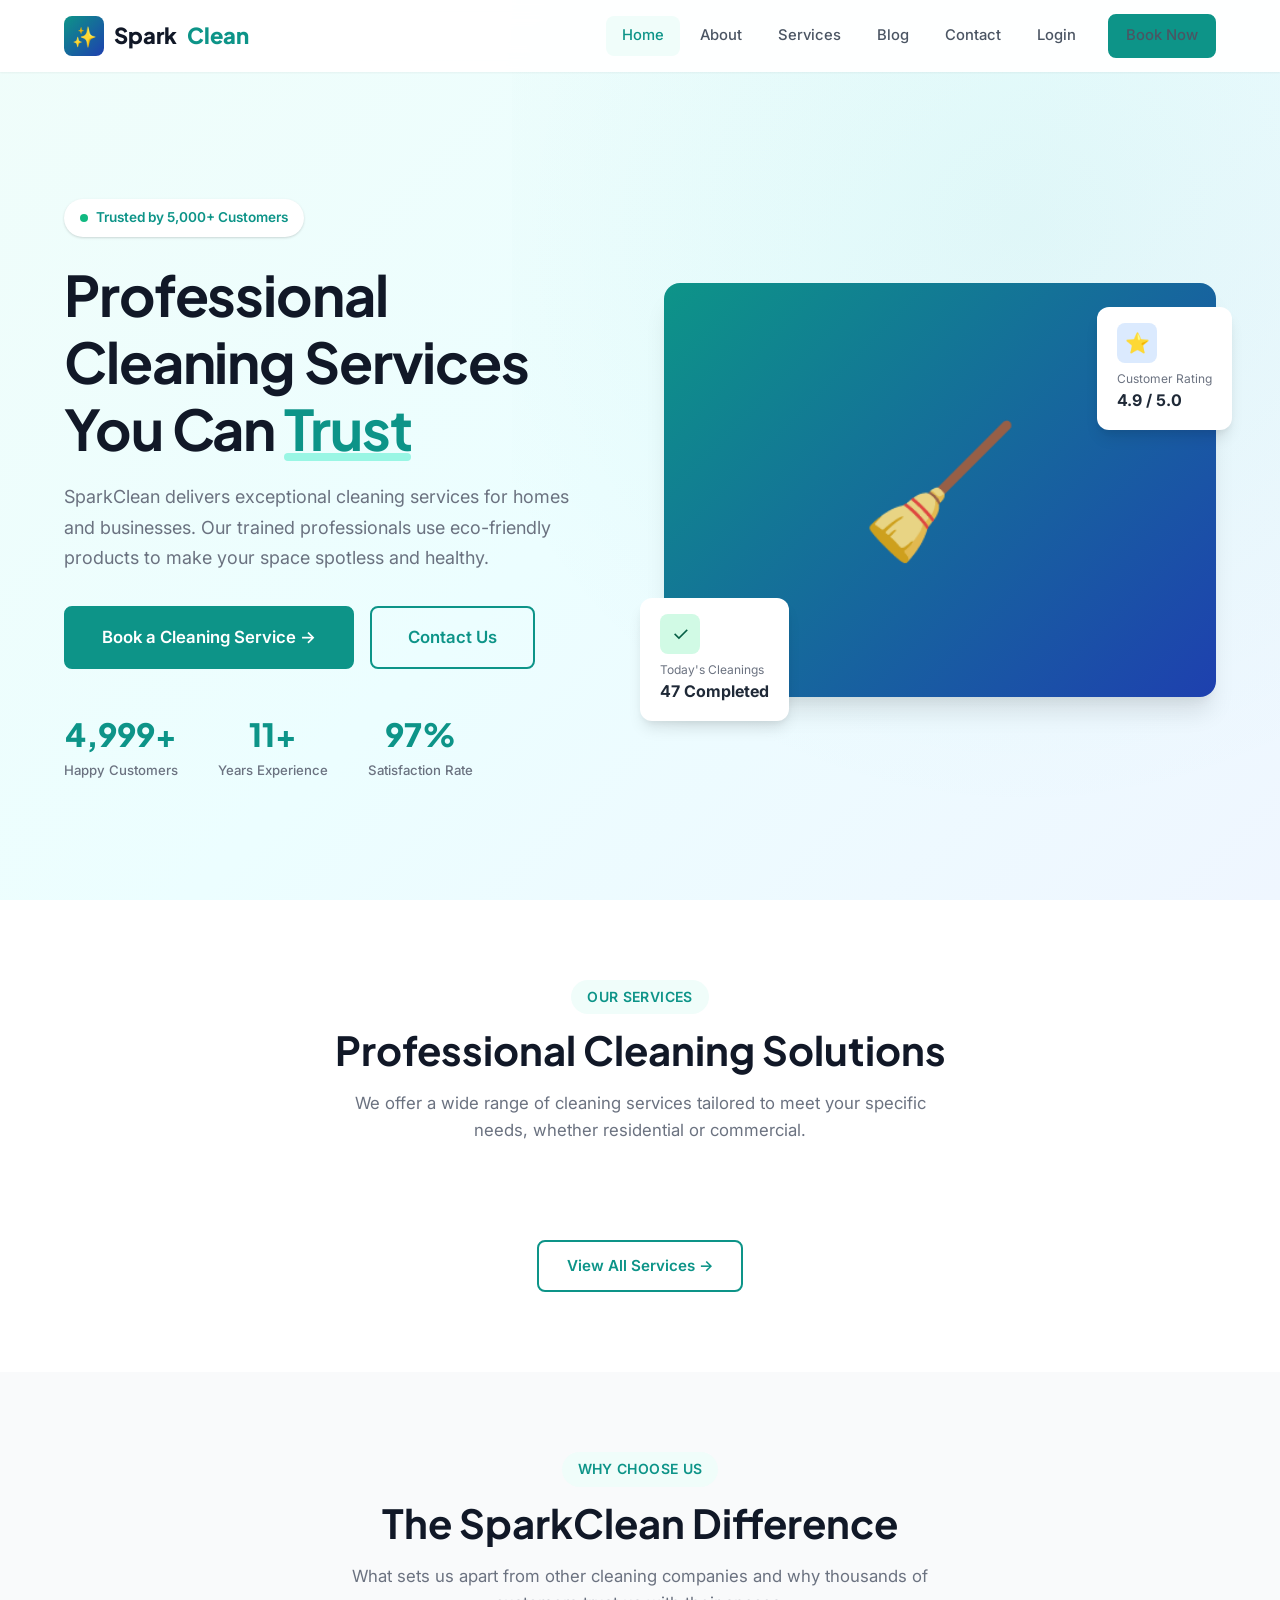
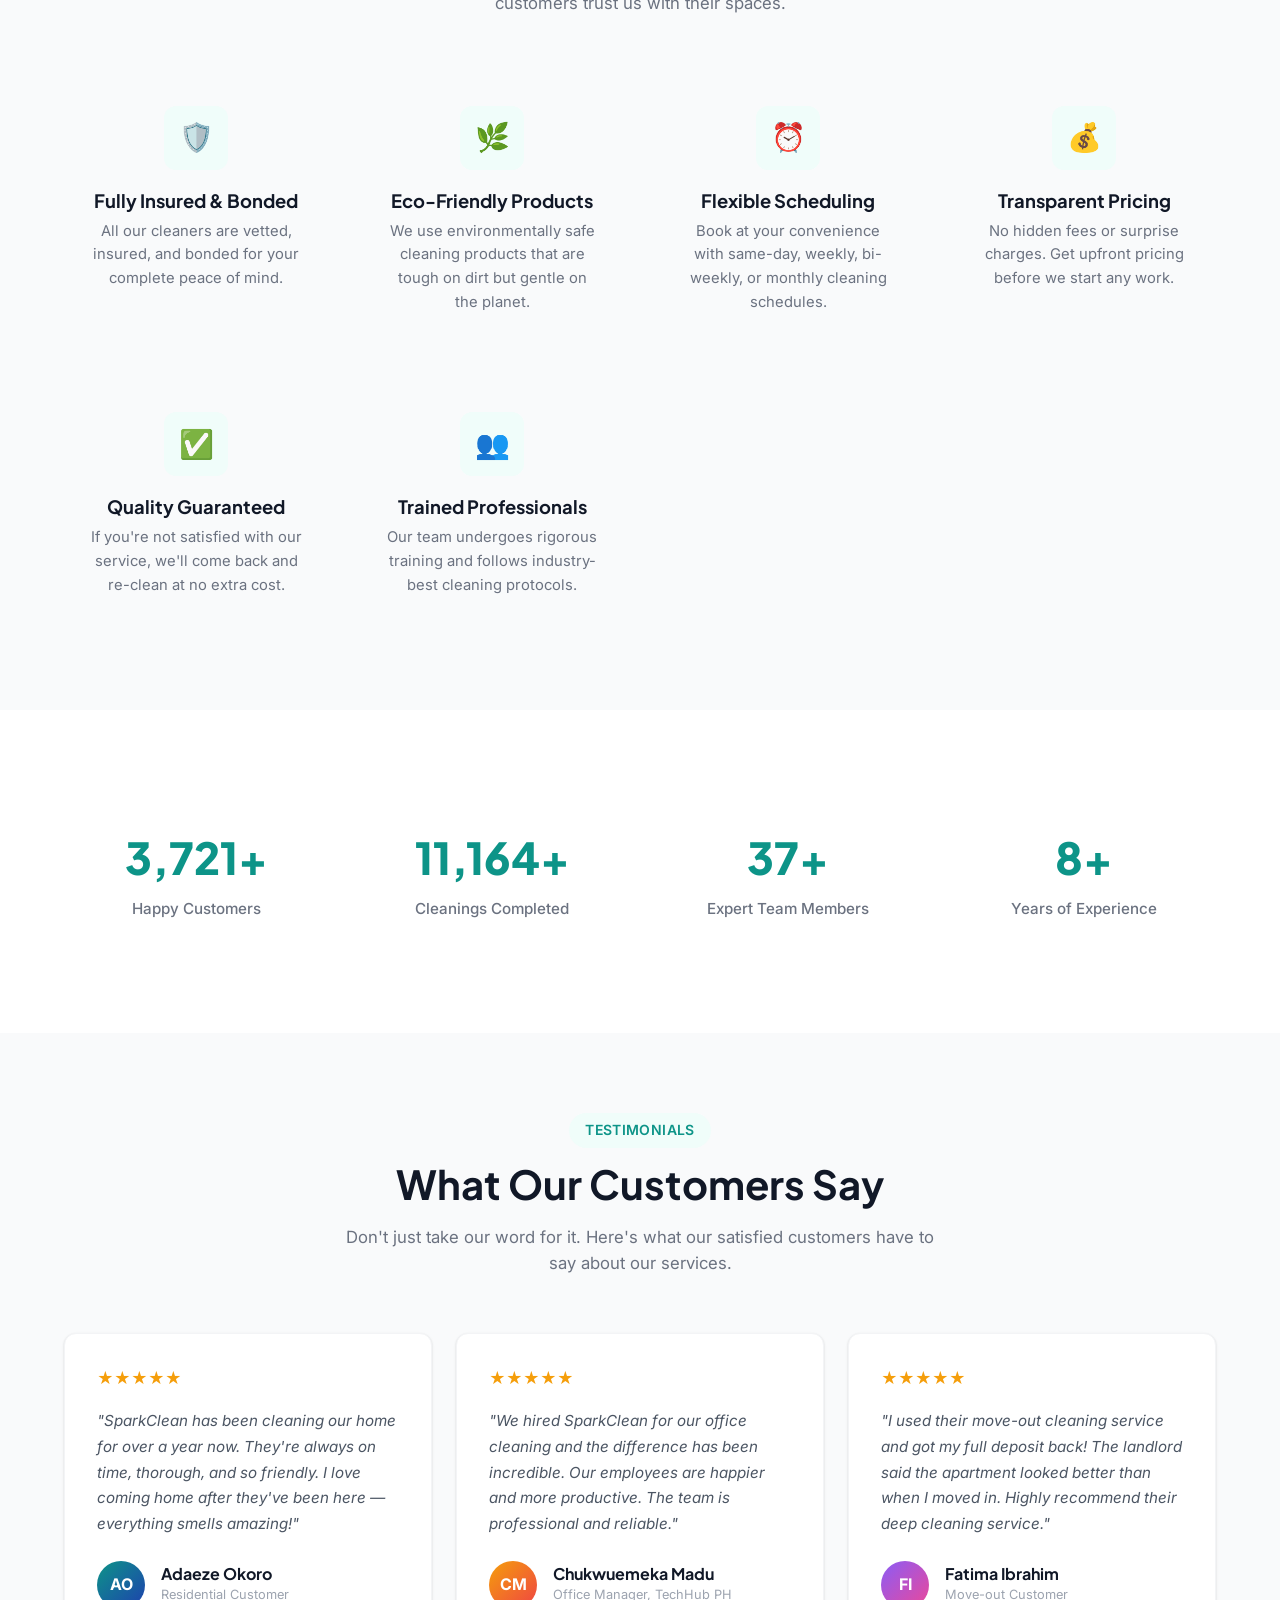
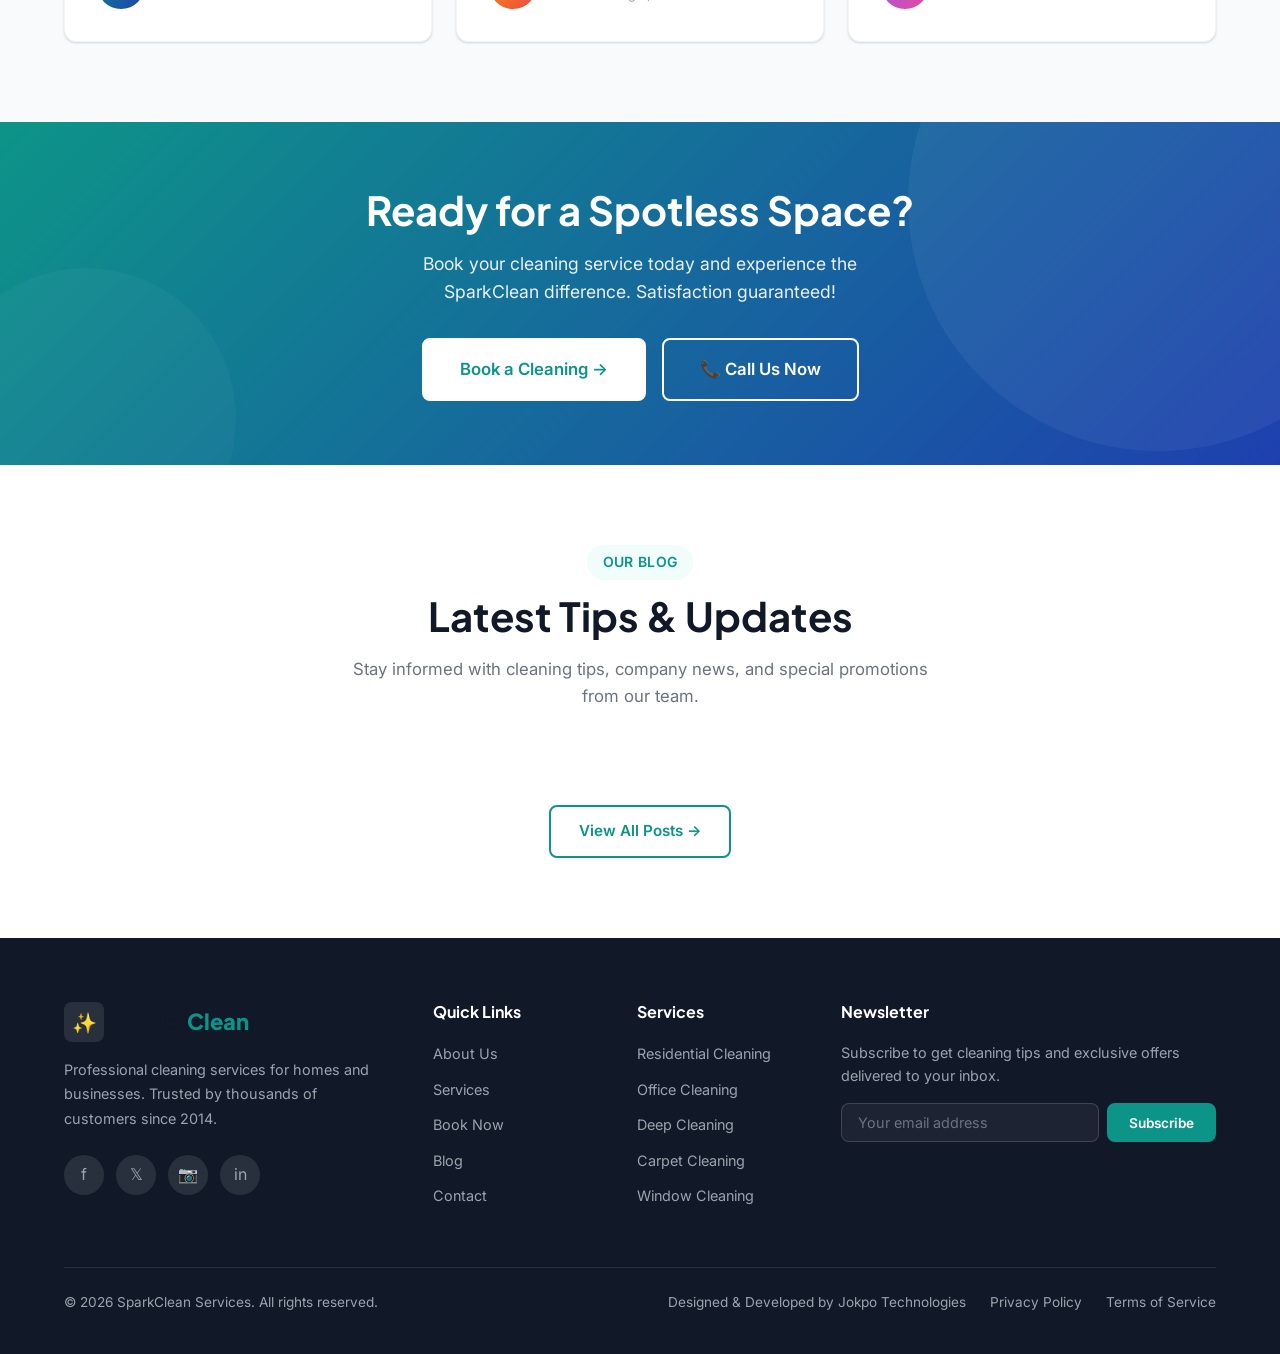
<file: sparkclean/index.html>
<!DOCTYPE html>
<html lang="en">

<head>
    <meta charset="UTF-8">
    <meta name="viewport" content="width=device-width, initial-scale=1.0">
    <meta name="description" content="SparkClean Services — Professional residential and commercial cleaning services you can trust. Book online today for a spotless home or office.">
    <meta name="keywords" content="cleaning services, professional cleaning, home cleaning, office cleaning, deep cleaning, Port Harcourt">
    <title>SparkClean Services — Professional Cleaning You Can Trust</title>
    <link rel="preconnect" href="https://fonts.googleapis.com">
    <link href="https://fonts.googleapis.com/css2?family=Inter:wght@400;500;600;700&family=Plus+Jakarta+Sans:wght@600;700;800&display=swap" rel="stylesheet">
    <link rel="stylesheet" href="css/style.css">
    <link rel="icon" href="data:image/svg+xml,<svg xmlns='http://www.w3.org/2000/svg' viewBox='0 0 100 100'><text y='.9em' font-size='90'>✨</text></svg>">
</head>

<body>

    <!-- Header -->
    <header class="header">
        <nav class="navbar">
            <a href="index.html" class="logo">
                <div class="logo-icon">✨</div>
                Spark<span>Clean</span>
            </a>
            <div class="nav-links">
                <a href="index.html" class="active">Home</a>
                <a href="about.html">About</a>
                <a href="services.html">Services</a>
                <a href="blog.html">Blog</a>
                <a href="contact.html">Contact</a>
                <a href="login.html">Login</a>
                <div class="nav-cta">
                    <a href="booking.html" class="btn btn-primary">Book Now</a>
                </div>
            </div>
            <button class="mobile-toggle" aria-label="Toggle menu">
        <span></span><span></span><span></span>
      </button>
        </nav>
    </header>

    <!-- Hero Section -->
    <section class="hero">
        <div class="container">
            <div class="hero-grid">
                <div class="hero-content">
                    <div class="hero-badge">
                        <span class="dot"></span> Trusted by 5,000+ Customers
                    </div>
                    <h1>Professional Cleaning Services You Can <span class="highlight">Trust</span></h1>
                    <p class="hero-description">
                        SparkClean delivers exceptional cleaning services for homes and businesses. Our trained professionals use eco-friendly products to make your space spotless and healthy.
                    </p>
                    <div class="hero-buttons">
                        <a href="booking.html" class="btn btn-primary btn-lg">
              Book a Cleaning Service →
            </a>
                        <a href="contact.html" class="btn btn-outline-primary btn-lg">
              Contact Us
            </a>
                    </div>
                    <div class="hero-stats">
                        <div class="hero-stat">
                            <div class="hero-stat-number" data-count="5000" data-suffix="+">0</div>
                            <div class="hero-stat-label">Happy Customers</div>
                        </div>
                        <div class="hero-stat">
                            <div class="hero-stat-number" data-count="12" data-suffix="+">0</div>
                            <div class="hero-stat-label">Years Experience</div>
                        </div>
                        <div class="hero-stat">
                            <div class="hero-stat-number" data-count="98" data-suffix="%">0</div>
                            <div class="hero-stat-label">Satisfaction Rate</div>
                        </div>
                    </div>
                </div>
                <div class="hero-image">
                    <div class="hero-image-main">
                        <div class="hero-illustration">🧹</div>
                    </div>
                    <div class="hero-float-card card-1">
                        <div class="float-icon" style="background:#d1fae5;color:#065f46;">✓</div>
                        <div class="float-label">Today's Cleanings</div>
                        <div class="float-value">47 Completed</div>
                    </div>
                    <div class="hero-float-card card-2">
                        <div class="float-icon" style="background:#dbeafe;color:#1e40af;">⭐</div>
                        <div class="float-label">Customer Rating</div>
                        <div class="float-value">4.9 / 5.0</div>
                    </div>
                </div>
            </div>
        </div>
    </section>

    <!-- Featured Services -->
    <section class="section" id="services-preview">
        <div class="container">
            <div class="section-header animate-on-scroll">
                <span class="subtitle">Our Services</span>
                <h2>Professional Cleaning Solutions</h2>
                <p>We offer a wide range of cleaning services tailored to meet your specific needs, whether residential or commercial.</p>
            </div>
            <div class="services-grid" id="home-services-grid">
                <!-- Populated by JS -->
            </div>
            <div class="text-center animate-on-scroll" style="margin-top:2.5rem;">
                <a href="services.html" class="btn btn-outline-primary">View All Services →</a>
            </div>
        </div>
    </section>

    <!-- Why Choose Us -->
    <section class="section section-alt">
        <div class="container">
            <div class="section-header animate-on-scroll">
                <span class="subtitle">Why Choose Us</span>
                <h2>The SparkClean Difference</h2>
                <p>What sets us apart from other cleaning companies and why thousands of customers trust us with their spaces.</p>
            </div>
            <div class="why-grid">
                <div class="why-card animate-on-scroll">
                    <div class="why-icon">🛡️</div>
                    <h3>Fully Insured & Bonded</h3>
                    <p>All our cleaners are vetted, insured, and bonded for your complete peace of mind.</p>
                </div>
                <div class="why-card animate-on-scroll delay-1">
                    <div class="why-icon">🌿</div>
                    <h3>Eco-Friendly Products</h3>
                    <p>We use environmentally safe cleaning products that are tough on dirt but gentle on the planet.</p>
                </div>
                <div class="why-card animate-on-scroll delay-2">
                    <div class="why-icon">⏰</div>
                    <h3>Flexible Scheduling</h3>
                    <p>Book at your convenience with same-day, weekly, bi-weekly, or monthly cleaning schedules.</p>
                </div>
                <div class="why-card animate-on-scroll delay-3">
                    <div class="why-icon">💰</div>
                    <h3>Transparent Pricing</h3>
                    <p>No hidden fees or surprise charges. Get upfront pricing before we start any work.</p>
                </div>
                <div class="why-card animate-on-scroll delay-4">
                    <div class="why-icon">✅</div>
                    <h3>Quality Guaranteed</h3>
                    <p>If you're not satisfied with our service, we'll come back and re-clean at no extra cost.</p>
                </div>
                <div class="why-card animate-on-scroll">
                    <div class="why-icon">👥</div>
                    <h3>Trained Professionals</h3>
                    <p>Our team undergoes rigorous training and follows industry-best cleaning protocols.</p>
                </div>
            </div>
        </div>
    </section>

    <!-- Statistics -->
    <section class="section">
        <div class="container">
            <div class="stats-grid">
                <div class="stat-card animate-on-scroll">
                    <div class="stat-number" data-count="5000" data-suffix="+">0</div>
                    <div class="stat-label">Happy Customers</div>
                </div>
                <div class="stat-card animate-on-scroll delay-1">
                    <div class="stat-number" data-count="15000" data-suffix="+">0</div>
                    <div class="stat-label">Cleanings Completed</div>
                </div>
                <div class="stat-card animate-on-scroll delay-2">
                    <div class="stat-number" data-count="50" data-suffix="+">0</div>
                    <div class="stat-label">Expert Team Members</div>
                </div>
                <div class="stat-card animate-on-scroll delay-3">
                    <div class="stat-number" data-count="12" data-suffix="+">0</div>
                    <div class="stat-label">Years of Experience</div>
                </div>
            </div>
        </div>
    </section>

    <!-- Testimonials -->
    <section class="section section-alt">
        <div class="container">
            <div class="section-header animate-on-scroll">
                <span class="subtitle">Testimonials</span>
                <h2>What Our Customers Say</h2>
                <p>Don't just take our word for it. Here's what our satisfied customers have to say about our services.</p>
            </div>
            <div class="testimonials-slider">
                <div class="testimonial-card animate-on-scroll">
                    <div class="testimonial-stars">★★★★★</div>
                    <p class="testimonial-text">"SparkClean has been cleaning our home for over a year now. They're always on time, thorough, and so friendly. I love coming home after they've been here — everything smells amazing!"</p>
                    <div class="testimonial-author">
                        <div class="testimonial-avatar" style="background:linear-gradient(135deg,#0d9488,#1e40af);">AO</div>
                        <div class="testimonial-info">
                            <h4>Adaeze Okoro</h4>
                            <p>Residential Customer</p>
                        </div>
                    </div>
                </div>
                <div class="testimonial-card animate-on-scroll delay-1">
                    <div class="testimonial-stars">★★★★★</div>
                    <p class="testimonial-text">"We hired SparkClean for our office cleaning and the difference has been incredible. Our employees are happier and more productive. The team is professional and reliable."</p>
                    <div class="testimonial-author">
                        <div class="testimonial-avatar" style="background:linear-gradient(135deg,#f59e0b,#ef4444);">CM</div>
                        <div class="testimonial-info">
                            <h4>Chukwuemeka Madu</h4>
                            <p>Office Manager, TechHub PH</p>
                        </div>
                    </div>
                </div>
                <div class="testimonial-card animate-on-scroll delay-2">
                    <div class="testimonial-stars">★★★★★</div>
                    <p class="testimonial-text">"I used their move-out cleaning service and got my full deposit back! The landlord said the apartment looked better than when I moved in. Highly recommend their deep cleaning service."</p>
                    <div class="testimonial-author">
                        <div class="testimonial-avatar" style="background:linear-gradient(135deg,#8b5cf6,#ec4899);">FI</div>
                        <div class="testimonial-info">
                            <h4>Fatima Ibrahim</h4>
                            <p>Move-out Customer</p>
                        </div>
                    </div>
                </div>
            </div>
        </div>
    </section>

    <!-- CTA Section -->
    <section class="cta-section">
        <div class="container">
            <div class="cta-content animate-on-scroll">
                <h2>Ready for a Spotless Space?</h2>
                <p>Book your cleaning service today and experience the SparkClean difference. Satisfaction guaranteed!</p>
                <div class="cta-buttons">
                    <a href="booking.html" class="btn btn-white btn-lg">Book a Cleaning →</a>
                    <a href="tel:+2348012345678" class="btn btn-outline btn-lg">📞 Call Us Now</a>
                </div>
            </div>
        </div>
    </section>

    <!-- Latest Blog Posts -->
    <section class="section">
        <div class="container">
            <div class="section-header animate-on-scroll">
                <span class="subtitle">Our Blog</span>
                <h2>Latest Tips & Updates</h2>
                <p>Stay informed with cleaning tips, company news, and special promotions from our team.</p>
            </div>
            <div class="blog-grid" id="home-blog-grid">
                <!-- Populated by JS -->
            </div>
            <div class="text-center animate-on-scroll" style="margin-top:2.5rem;">
                <a href="blog.html" class="btn btn-outline-primary">View All Posts →</a>
            </div>
        </div>
    </section>

    <!-- Footer -->
    <footer class="footer">
        <div class="container">
            <div class="footer-grid">
                <div class="footer-brand">
                    <a href="index.html" class="logo">
                        <div class="logo-icon">✨</div>
                        Spark<span>Clean</span>
                    </a>
                    <p>Professional cleaning services for homes and businesses. Trusted by thousands of customers since 2014.</p>
                    <div class="footer-social">
                        <a href="#" aria-label="Facebook">f</a>
                        <a href="#" aria-label="Twitter">𝕏</a>
                        <a href="#" aria-label="Instagram">📷</a>
                        <a href="#" aria-label="LinkedIn">in</a>
                    </div>
                </div>
                <div>
                    <h4>Quick Links</h4>
                    <ul class="footer-links">
                        <li><a href="about.html">About Us</a></li>
                        <li><a href="services.html">Services</a></li>
                        <li><a href="booking.html">Book Now</a></li>
                        <li><a href="blog.html">Blog</a></li>
                        <li><a href="contact.html">Contact</a></li>
                    </ul>
                </div>
                <div>
                    <h4>Services</h4>
                    <ul class="footer-links">
                        <li><a href="services.html">Residential Cleaning</a></li>
                        <li><a href="services.html">Office Cleaning</a></li>
                        <li><a href="services.html">Deep Cleaning</a></li>
                        <li><a href="services.html">Carpet Cleaning</a></li>
                        <li><a href="services.html">Window Cleaning</a></li>
                    </ul>
                </div>
                <div class="footer-newsletter">
                    <h4>Newsletter</h4>
                    <p>Subscribe to get cleaning tips and exclusive offers delivered to your inbox.</p>
                    <form class="newsletter-form" onsubmit="event.preventDefault(); showToast('Subscribed!', 'You have been added to our mailing list.', 'success'); this.reset();">
                        <input type="email" placeholder="Your email address" required>
                        <button type="submit" class="btn btn-primary btn-sm">Subscribe</button>
                    </form>
                </div>
            </div>
            <div class="footer-bottom">
                <p>&copy; 2026 SparkClean Services. All rights reserved.</p>
                <div class="footer-bottom-links">
                    <p class="footer__credit jokpo-signature">
                        <span class="jokpo-signature__text">Designed &amp; Developed by</span>
                        <a class="jokpo-signature__link" href="#home">Jokpo Technologies</a>
                    </p>
                    <a href="#">Privacy Policy</a>
                    <a href="#">Terms of Service</a>
                </div>
            </div>
        </div>
    </footer>

    <!-- Back to Top -->
    <button class="back-to-top" aria-label="Back to top">↑</button>

    <script src="js/main.js"></script>
    <script>
        // Load services on homepage
        document.addEventListener('DOMContentLoaded', () => {
            const services = JSON.parse(getServices());
            const grid = document.getElementById('home-services-grid');
            if (grid) {
                grid.innerHTML = services.slice(0, 3).map((s, i) => `
          <div class="service-card animate-on-scroll delay-${i + 1}">
            <div class="service-card-image">
              <div class="service-img-placeholder">${s.icon}</div>
            </div>
            <div class="service-card-body">
              <h3>${s.name}</h3>
              <p>${s.description}</p>
              <div class="service-price">
                <div class="price">$${s.price} <span>/ ${s.priceUnit}</span></div>
                <a href="booking.html" class="service-card-link">Book Now →</a>
              </div>
            </div>
          </div>
        `).join('');
            }

            // Load blog posts
            const posts = JSON.parse(getBlogPosts());
            const blogGrid = document.getElementById('home-blog-grid');
            if (blogGrid) {
                const icons = ['📝', '💼', '🎉'];
                blogGrid.innerHTML = posts.slice(0, 3).map((p, i) => `
          <div class="blog-card animate-on-scroll delay-${i + 1}">
            <div class="blog-card-image">
              <div class="blog-img-placeholder">${icons[i] || '📝'}</div>
            </div>
            <div class="blog-card-body">
              <div class="blog-card-meta">
                <span class="blog-tag">${p.category}</span>
                <span>📅 ${formatDate(p.date)}</span>
              </div>
              <h3><a href="blog.html">${p.title}</a></h3>
              <p>${p.excerpt}</p>
              <a href="blog.html" class="blog-read-more">Read More →</a>
            </div>
          </div>
        `).join('');
            }

            // Re-init scroll animations for dynamically added elements
            initScrollAnimations();
        });
    </script>
</body>

</html>
</file>
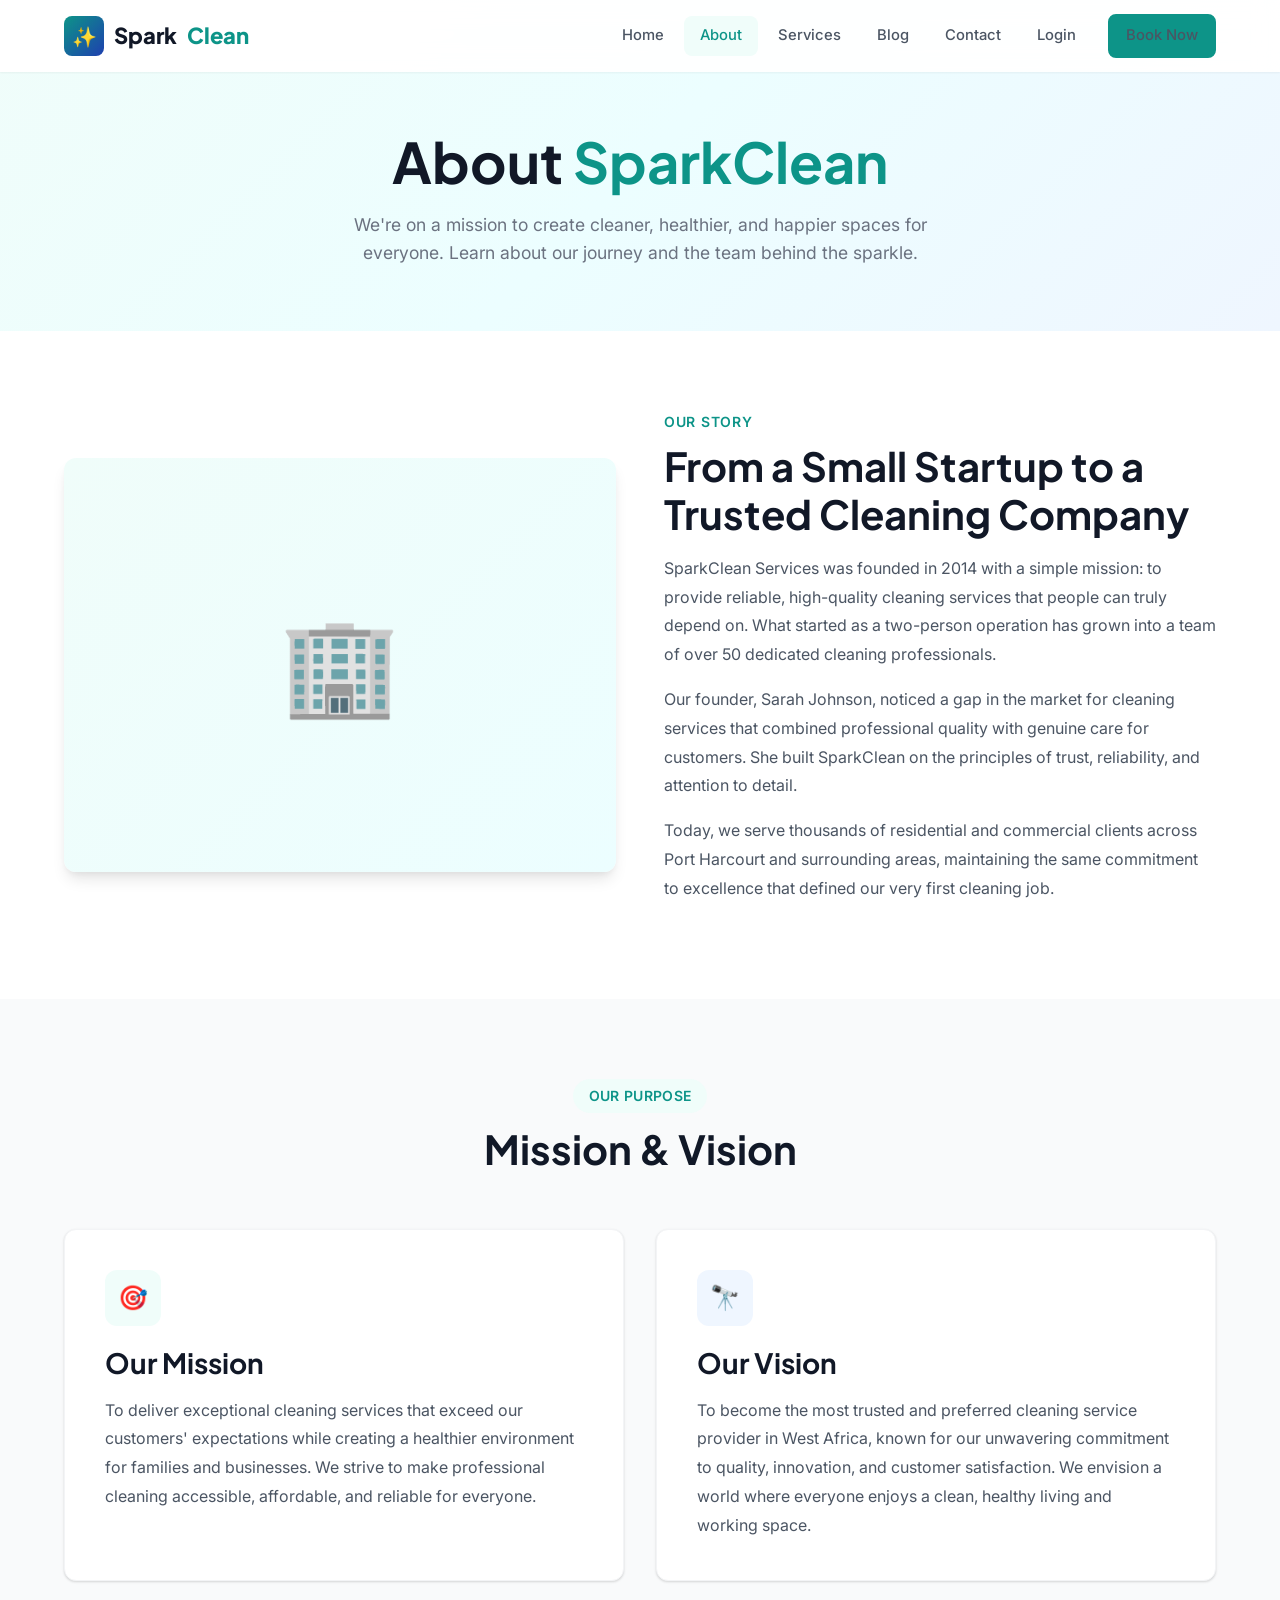
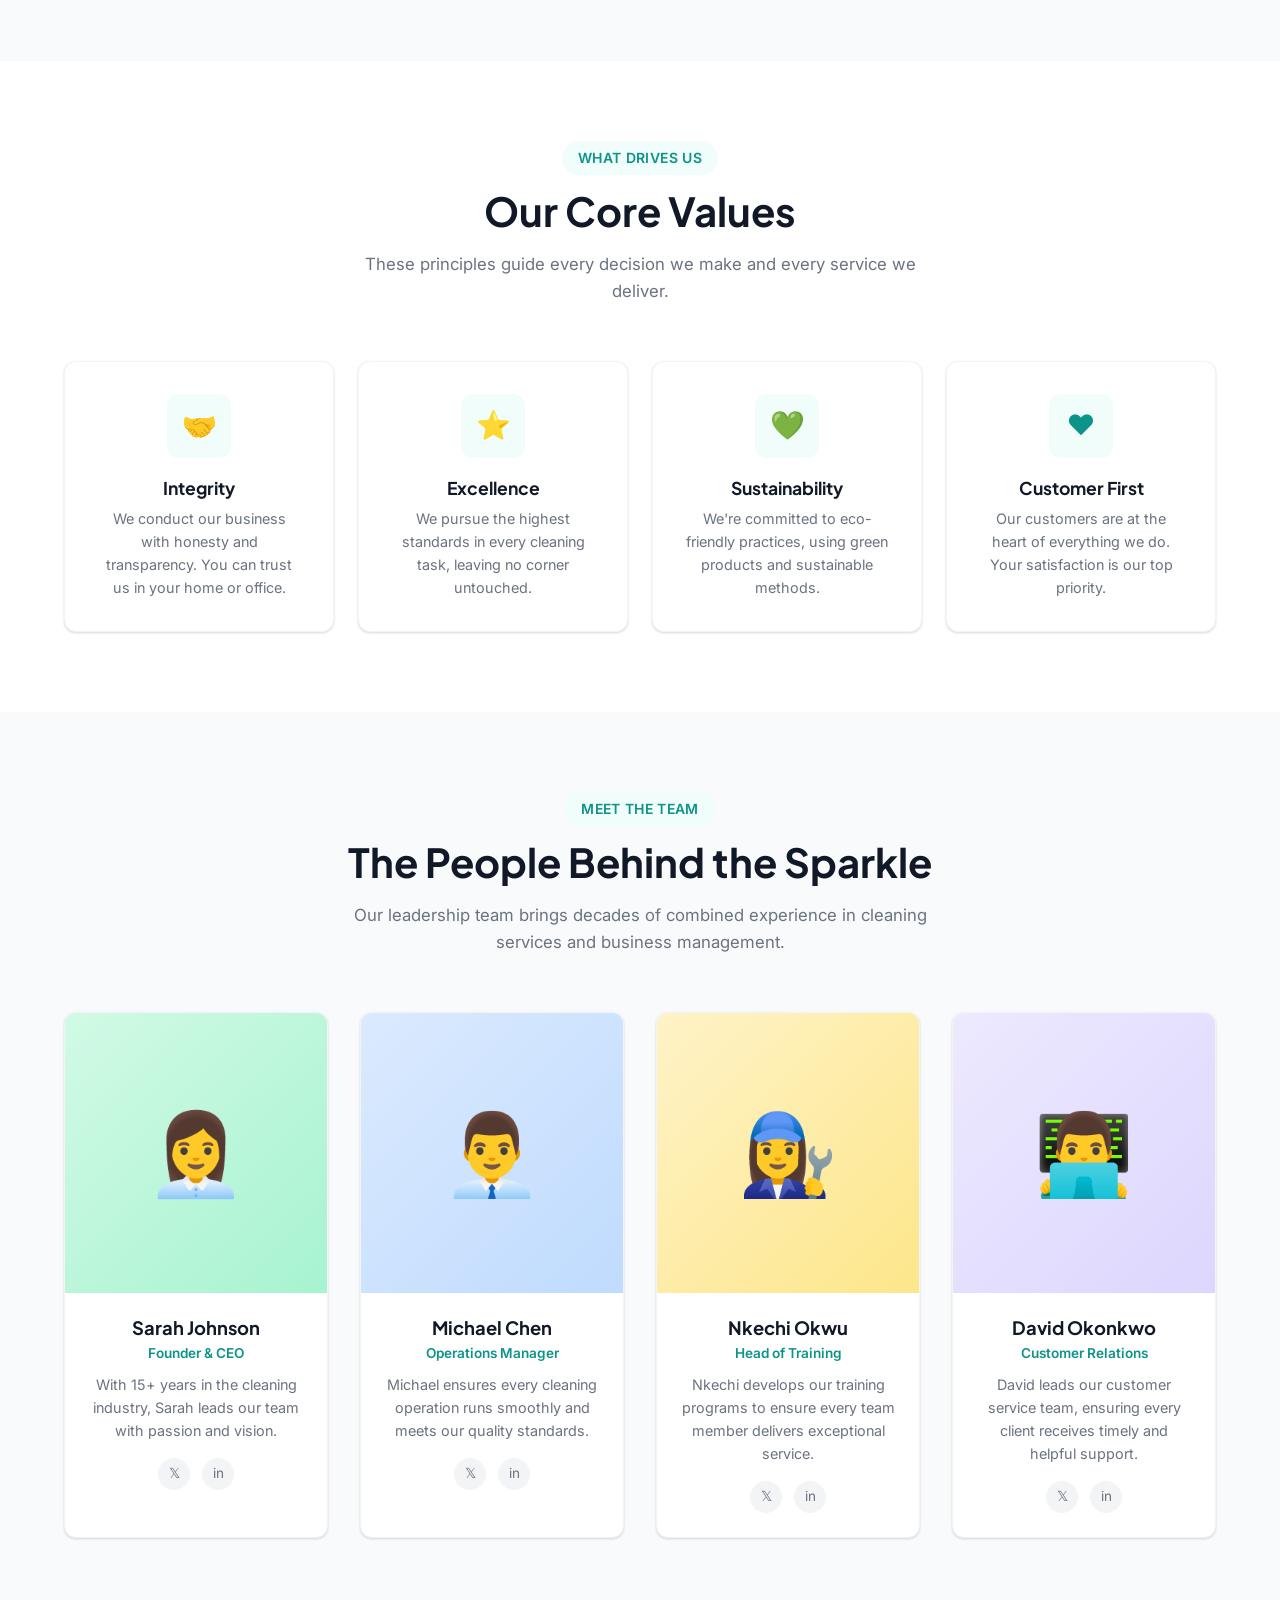
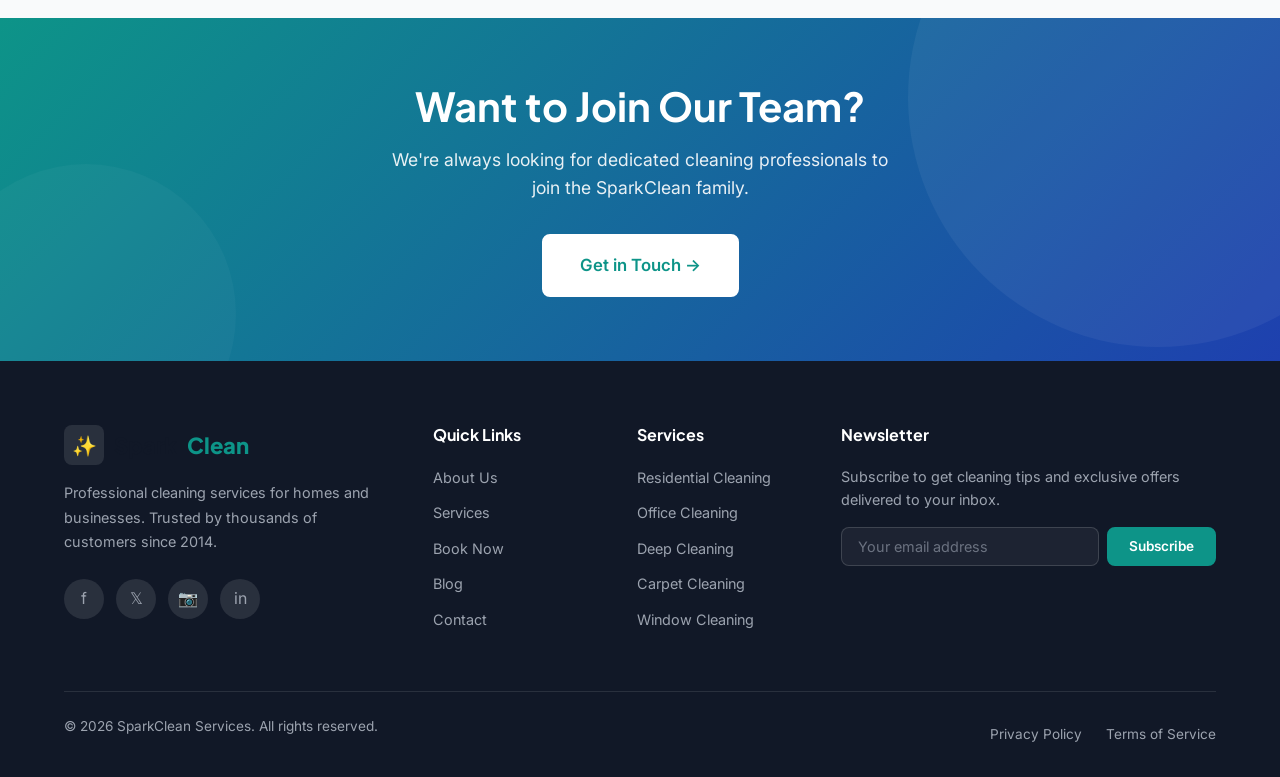
<file: sparkclean/about.html>
<!DOCTYPE html>
<html lang="en">
<head>
  <meta charset="UTF-8">
  <meta name="viewport" content="width=device-width, initial-scale=1.0">
  <meta name="description" content="Learn about SparkClean Services — our story, mission, team, and values. Discover why we're the most trusted cleaning company.">
  <title>About Us — SparkClean Services</title>
  <link rel="preconnect" href="https://fonts.googleapis.com">
  <link href="https://fonts.googleapis.com/css2?family=Inter:wght@400;500;600;700&family=Plus+Jakarta+Sans:wght@600;700;800&display=swap" rel="stylesheet">
  <link rel="stylesheet" href="css/style.css">
  <link rel="icon" href="data:image/svg+xml,<svg xmlns='http://www.w3.org/2000/svg' viewBox='0 0 100 100'><text y='.9em' font-size='90'>✨</text></svg>">
</head>
<body>

  <!-- Header -->
  <header class="header">
    <nav class="navbar">
      <a href="index.html" class="logo">
        <div class="logo-icon">✨</div>
        Spark<span>Clean</span>
      </a>
      <div class="nav-links">
        <a href="index.html">Home</a>
        <a href="about.html" class="active">About</a>
        <a href="services.html">Services</a>
        <a href="blog.html">Blog</a>
        <a href="contact.html">Contact</a>
        <a href="login.html">Login</a>
        <div class="nav-cta">
          <a href="booking.html" class="btn btn-primary">Book Now</a>
        </div>
      </div>
      <button class="mobile-toggle" aria-label="Toggle menu">
        <span></span><span></span><span></span>
      </button>
    </nav>
  </header>

  <!-- About Hero -->
  <section class="about-hero">
    <div class="container">
      <h1 class="animate-on-scroll">About <span class="text-primary">SparkClean</span></h1>
      <p class="animate-on-scroll delay-1">We're on a mission to create cleaner, healthier, and happier spaces for everyone. Learn about our journey and the team behind the sparkle.</p>
    </div>
  </section>

  <!-- Our Story -->
  <section class="section">
    <div class="container">
      <div class="about-story-grid">
        <div class="about-story-image animate-on-scroll">
          🏢
        </div>
        <div class="about-story-content animate-on-scroll delay-1">
          <div class="story-label">Our Story</div>
          <h2>From a Small Startup to a Trusted Cleaning Company</h2>
          <p>SparkClean Services was founded in 2014 with a simple mission: to provide reliable, high-quality cleaning services that people can truly depend on. What started as a two-person operation has grown into a team of over 50 dedicated cleaning professionals.</p>
          <p>Our founder, Sarah Johnson, noticed a gap in the market for cleaning services that combined professional quality with genuine care for customers. She built SparkClean on the principles of trust, reliability, and attention to detail.</p>
          <p>Today, we serve thousands of residential and commercial clients across Port Harcourt and surrounding areas, maintaining the same commitment to excellence that defined our very first cleaning job.</p>
        </div>
      </div>
    </div>
  </section>

  <!-- Mission & Vision -->
  <section class="section section-alt">
    <div class="container">
      <div class="section-header animate-on-scroll">
        <span class="subtitle">Our Purpose</span>
        <h2>Mission & Vision</h2>
      </div>
      <div class="mission-vision-grid">
        <div class="mv-card animate-on-scroll">
          <div class="mv-icon" style="background:var(--primary-bg);color:var(--primary);">🎯</div>
          <h3>Our Mission</h3>
          <p>To deliver exceptional cleaning services that exceed our customers' expectations while creating a healthier environment for families and businesses. We strive to make professional cleaning accessible, affordable, and reliable for everyone.</p>
        </div>
        <div class="mv-card animate-on-scroll delay-1">
          <div class="mv-icon" style="background:#eff6ff;color:var(--secondary);">🔭</div>
          <h3>Our Vision</h3>
          <p>To become the most trusted and preferred cleaning service provider in West Africa, known for our unwavering commitment to quality, innovation, and customer satisfaction. We envision a world where everyone enjoys a clean, healthy living and working space.</p>
        </div>
      </div>
    </div>
  </section>

  <!-- Our Values -->
  <section class="section">
    <div class="container">
      <div class="section-header animate-on-scroll">
        <span class="subtitle">What Drives Us</span>
        <h2>Our Core Values</h2>
        <p>These principles guide every decision we make and every service we deliver.</p>
      </div>
      <div class="values-grid">
        <div class="value-card animate-on-scroll">
          <div class="value-icon">🤝</div>
          <h3>Integrity</h3>
          <p>We conduct our business with honesty and transparency. You can trust us in your home or office.</p>
        </div>
        <div class="value-card animate-on-scroll delay-1">
          <div class="value-icon">⭐</div>
          <h3>Excellence</h3>
          <p>We pursue the highest standards in every cleaning task, leaving no corner untouched.</p>
        </div>
        <div class="value-card animate-on-scroll delay-2">
          <div class="value-icon">💚</div>
          <h3>Sustainability</h3>
          <p>We're committed to eco-friendly practices, using green products and sustainable methods.</p>
        </div>
        <div class="value-card animate-on-scroll delay-3">
          <div class="value-icon">❤️</div>
          <h3>Customer First</h3>
          <p>Our customers are at the heart of everything we do. Your satisfaction is our top priority.</p>
        </div>
      </div>
    </div>
  </section>

  <!-- Our Team -->
  <section class="section section-alt">
    <div class="container">
      <div class="section-header animate-on-scroll">
        <span class="subtitle">Meet the Team</span>
        <h2>The People Behind the Sparkle</h2>
        <p>Our leadership team brings decades of combined experience in cleaning services and business management.</p>
      </div>
      <div class="team-grid">
        <div class="team-card animate-on-scroll">
          <div class="team-avatar" style="background:linear-gradient(135deg,#d1fae5,#a7f3d0);">👩‍💼</div>
          <div class="team-card-body">
            <h3>Sarah Johnson</h3>
            <p class="role">Founder & CEO</p>
            <p>With 15+ years in the cleaning industry, Sarah leads our team with passion and vision.</p>
            <div class="team-social">
              <a href="#">𝕏</a>
              <a href="#">in</a>
            </div>
          </div>
        </div>
        <div class="team-card animate-on-scroll delay-1">
          <div class="team-avatar" style="background:linear-gradient(135deg,#dbeafe,#bfdbfe);">👨‍💼</div>
          <div class="team-card-body">
            <h3>Michael Chen</h3>
            <p class="role">Operations Manager</p>
            <p>Michael ensures every cleaning operation runs smoothly and meets our quality standards.</p>
            <div class="team-social">
              <a href="#">𝕏</a>
              <a href="#">in</a>
            </div>
          </div>
        </div>
        <div class="team-card animate-on-scroll delay-2">
          <div class="team-avatar" style="background:linear-gradient(135deg,#fef3c7,#fde68a);">👩‍🔧</div>
          <div class="team-card-body">
            <h3>Nkechi Okwu</h3>
            <p class="role">Head of Training</p>
            <p>Nkechi develops our training programs to ensure every team member delivers exceptional service.</p>
            <div class="team-social">
              <a href="#">𝕏</a>
              <a href="#">in</a>
            </div>
          </div>
        </div>
        <div class="team-card animate-on-scroll delay-3">
          <div class="team-avatar" style="background:linear-gradient(135deg,#ede9fe,#ddd6fe);">👨‍💻</div>
          <div class="team-card-body">
            <h3>David Okonkwo</h3>
            <p class="role">Customer Relations</p>
            <p>David leads our customer service team, ensuring every client receives timely and helpful support.</p>
            <div class="team-social">
              <a href="#">𝕏</a>
              <a href="#">in</a>
            </div>
          </div>
        </div>
      </div>
    </div>
  </section>

  <!-- CTA -->
  <section class="cta-section">
    <div class="container">
      <div class="cta-content animate-on-scroll">
        <h2>Want to Join Our Team?</h2>
        <p>We're always looking for dedicated cleaning professionals to join the SparkClean family.</p>
        <div class="cta-buttons">
          <a href="contact.html" class="btn btn-white btn-lg">Get in Touch →</a>
        </div>
      </div>
    </div>
  </section>

  <!-- Footer -->
  <footer class="footer">
    <div class="container">
      <div class="footer-grid">
        <div class="footer-brand">
          <a href="index.html" class="logo">
            <div class="logo-icon">✨</div>
            Spark<span>Clean</span>
          </a>
          <p>Professional cleaning services for homes and businesses. Trusted by thousands of customers since 2014.</p>
          <div class="footer-social">
            <a href="#" aria-label="Facebook">f</a>
            <a href="#" aria-label="Twitter">𝕏</a>
            <a href="#" aria-label="Instagram">📷</a>
            <a href="#" aria-label="LinkedIn">in</a>
          </div>
        </div>
        <div>
          <h4>Quick Links</h4>
          <ul class="footer-links">
            <li><a href="about.html">About Us</a></li>
            <li><a href="services.html">Services</a></li>
            <li><a href="booking.html">Book Now</a></li>
            <li><a href="blog.html">Blog</a></li>
            <li><a href="contact.html">Contact</a></li>
          </ul>
        </div>
        <div>
          <h4>Services</h4>
          <ul class="footer-links">
            <li><a href="services.html">Residential Cleaning</a></li>
            <li><a href="services.html">Office Cleaning</a></li>
            <li><a href="services.html">Deep Cleaning</a></li>
            <li><a href="services.html">Carpet Cleaning</a></li>
            <li><a href="services.html">Window Cleaning</a></li>
          </ul>
        </div>
        <div class="footer-newsletter">
          <h4>Newsletter</h4>
          <p>Subscribe to get cleaning tips and exclusive offers delivered to your inbox.</p>
          <form class="newsletter-form" onsubmit="event.preventDefault(); showToast('Subscribed!', 'You have been added to our mailing list.', 'success'); this.reset();">
            <input type="email" placeholder="Your email address" required>
            <button type="submit" class="btn btn-primary btn-sm">Subscribe</button>
          </form>
        </div>
      </div>
      <div class="footer-bottom">
        <p>&copy; 2026 SparkClean Services. All rights reserved.</p>
        <div class="footer-bottom-links">
          <a href="#">Privacy Policy</a>
          <a href="#">Terms of Service</a>
        </div>
      </div>
    </div>
  </footer>

  <button class="back-to-top" aria-label="Back to top">↑</button>
  <script src="js/main.js"></script>
</body>
</html>
</file>
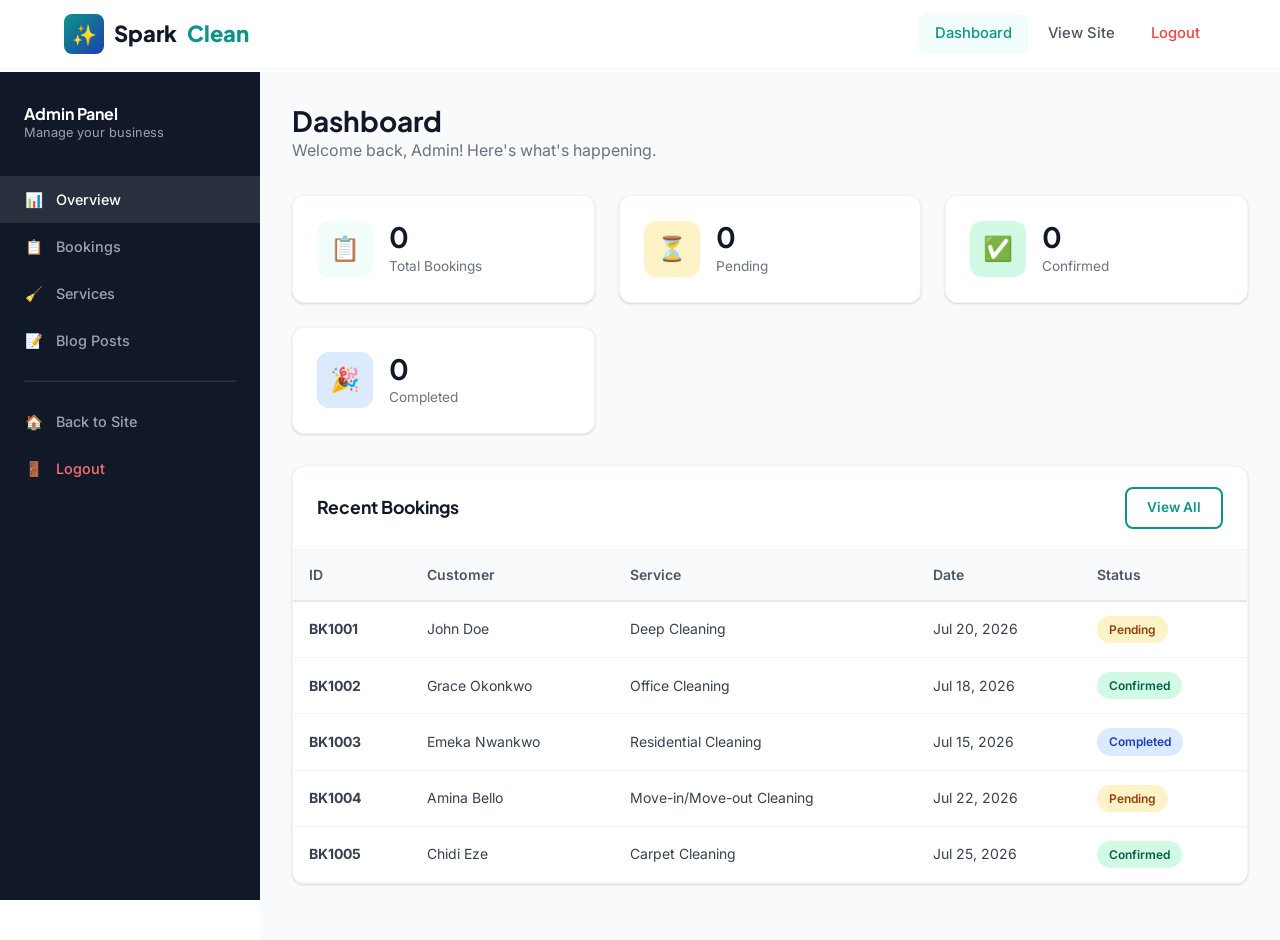
<file: sparkclean/admin.html>
<!DOCTYPE html>
<html lang="en">
<head>
  <meta charset="UTF-8">
  <meta name="viewport" content="width=device-width, initial-scale=1.0">
  <meta name="description" content="SparkClean Admin Dashboard — manage bookings, services, and blog posts.">
  <title>Admin Dashboard — SparkClean Services</title>
  <link rel="preconnect" href="https://fonts.googleapis.com">
  <link href="https://fonts.googleapis.com/css2?family=Inter:wght@400;500;600;700&family=Plus+Jakarta+Sans:wght@600;700;800&display=swap" rel="stylesheet">
  <link rel="stylesheet" href="css/style.css">
  <link rel="icon" href="data:image/svg+xml,<svg xmlns='http://www.w3.org/2000/svg' viewBox='0 0 100 100'><text y='.9em' font-size='90'>✨</text></svg>">
</head>
<body>

  <!-- Header -->
  <header class="header">
    <nav class="navbar">
      <div style="display:flex;align-items:center;gap:1rem;">
        <button class="admin-sidebar-toggle" style="background:none;border:none;cursor:pointer;font-size:1.25rem;color:var(--gray-600);display:none;" onclick="toggleAdminSidebar()">☰</button>
        <a href="index.html" class="logo">
          <div class="logo-icon">✨</div>
          Spark<span>Clean</span>
        </a>
      </div>
      <div class="nav-links">
        <a href="admin.html" class="active">Dashboard</a>
        <a href="index.html">View Site</a>
        <a href="#" onclick="logout(); return false;" style="color:var(--error);">Logout</a>
      </div>
      <button class="mobile-toggle" aria-label="Toggle menu">
        <span></span><span></span><span></span>
      </button>
    </nav>
  </header>

  <!-- Admin Layout -->
  <div class="admin-layout">
    <!-- Sidebar -->
    <aside class="admin-sidebar">
      <div class="admin-sidebar-header">
        <h3>Admin Panel</h3>
        <p>Manage your business</p>
      </div>
      <nav class="admin-nav">
        <a href="#" class="active" onclick="switchTab('overview'); return false;">
          <span class="nav-icon">📊</span> Overview
        </a>
        <a href="#" onclick="switchTab('bookings'); return false;">
          <span class="nav-icon">📋</span> Bookings
        </a>
        <a href="#" onclick="switchTab('services'); return false;">
          <span class="nav-icon">🧹</span> Services
        </a>
        <a href="#" onclick="switchTab('blog'); return false;">
          <span class="nav-icon">📝</span> Blog Posts
        </a>
        <hr style="border-color:rgba(255,255,255,.1);margin:1rem 1.5rem;">
        <a href="index.html">
          <span class="nav-icon">🏠</span> Back to Site
        </a>
        <a href="#" onclick="logout(); return false;" style="color:#f87171;">
          <span class="nav-icon">🚪</span> Logout
        </a>
      </nav>
    </aside>

    <!-- Main Content -->
    <main class="admin-main">
      <!-- Overview Panel -->
      <div id="panel-overview" class="admin-panel">
        <div class="admin-header">
          <div>
            <h1>Dashboard</h1>
            <p style="color:var(--gray-500);margin-bottom:0;">Welcome back, Admin! Here's what's happening.</p>
          </div>
        </div>

        <!-- Stats Cards -->
        <div class="admin-stats-grid">
          <div class="admin-stat-card">
            <div class="admin-stat-icon" style="background:var(--primary-bg);color:var(--primary);">📋</div>
            <div class="admin-stat-info">
              <h3 id="totalBookings">0</h3>
              <p>Total Bookings</p>
            </div>
          </div>
          <div class="admin-stat-card">
            <div class="admin-stat-icon" style="background:#fef3c7;color:#92400e;">⏳</div>
            <div class="admin-stat-info">
              <h3 id="pendingBookings">0</h3>
              <p>Pending</p>
            </div>
          </div>
          <div class="admin-stat-card">
            <div class="admin-stat-icon" style="background:#d1fae5;color:#065f46;">✅</div>
            <div class="admin-stat-info">
              <h3 id="confirmedBookings">0</h3>
              <p>Confirmed</p>
            </div>
          </div>
          <div class="admin-stat-card">
            <div class="admin-stat-icon" style="background:#dbeafe;color:#1e40af;">🎉</div>
            <div class="admin-stat-info">
              <h3 id="completedBookings">0</h3>
              <p>Completed</p>
            </div>
          </div>
        </div>

        <!-- Recent Bookings -->
        <div class="admin-card">
          <div class="admin-card-header">
            <h3>Recent Bookings</h3>
            <a href="#" onclick="switchTab('bookings'); return false;" class="btn btn-sm btn-outline-primary">View All</a>
          </div>
          <div class="table-wrapper">
            <table class="data-table">
              <thead>
                <tr>
                  <th>ID</th>
                  <th>Customer</th>
                  <th>Service</th>
                  <th>Date</th>
                  <th>Status</th>
                </tr>
              </thead>
              <tbody id="recent-bookings-body">
                <!-- Populated by JS -->
              </tbody>
            </table>
          </div>
        </div>
      </div>

      <!-- Bookings Panel -->
      <div id="panel-bookings" class="admin-panel" style="display:none;">
        <div class="admin-header">
          <h1>Manage Bookings</h1>
        </div>
        <div class="admin-card">
          <div class="admin-card-header">
            <h3>All Bookings</h3>
            <span style="font-size:.85rem;color:var(--gray-400);" id="bookings-count-label"></span>
          </div>
          <div class="table-wrapper">
            <table class="data-table">
              <thead>
                <tr>
                  <th>ID</th>
                  <th>Customer</th>
                  <th>Service</th>
                  <th>Date</th>
                  <th>Status</th>
                  <th>Created</th>
                  <th>Actions</th>
                </tr>
              </thead>
              <tbody id="bookings-table-body">
                <!-- Populated by JS -->
              </tbody>
            </table>
          </div>
        </div>
      </div>

      <!-- Services Panel -->
      <div id="panel-services" class="admin-panel" style="display:none;">
        <div class="admin-header">
          <h1>Manage Services</h1>
          <button class="btn btn-primary" onclick="openModal('add-service-modal')">+ Add Service</button>
        </div>
        <div class="admin-card">
          <div class="admin-card-header">
            <h3>All Services</h3>
          </div>
          <div class="table-wrapper">
            <table class="data-table">
              <thead>
                <tr>
                  <th>ID</th>
                  <th>Service Name</th>
                  <th>Price</th>
                  <th>Unit</th>
                  <th>Actions</th>
                </tr>
              </thead>
              <tbody id="services-table-body">
                <!-- Populated by JS -->
              </tbody>
            </table>
          </div>
        </div>
      </div>

      <!-- Blog Panel -->
      <div id="panel-blog" class="admin-panel" style="display:none;">
        <div class="admin-header">
          <h1>Manage Blog</h1>
          <button class="btn btn-primary" onclick="openModal('add-blog-modal')">+ New Post</button>
        </div>
        <div class="admin-card">
          <div class="admin-card-header">
            <h3>All Blog Posts</h3>
          </div>
          <div class="table-wrapper">
            <table class="data-table">
              <thead>
                <tr>
                  <th>ID</th>
                  <th>Title</th>
                  <th>Category</th>
                  <th>Author</th>
                  <th>Date</th>
                  <th>Actions</th>
                </tr>
              </thead>
              <tbody id="blog-table-body">
                <!-- Populated by JS -->
              </tbody>
            </table>
          </div>
        </div>
      </div>
    </main>
  </div>

  <!-- ===== MODALS ===== -->

  <!-- Booking Detail Modal -->
  <div class="modal-overlay" id="booking-detail-modal">
    <div class="modal">
      <div class="modal-header">
        <h3>Booking Details</h3>
        <button class="modal-close" onclick="closeModal('booking-detail-modal')">×</button>
      </div>
      <div class="modal-body" id="booking-detail-body">
        <!-- Populated by JS -->
      </div>
      <div class="modal-footer">
        <button class="btn btn-outline-primary" onclick="closeModal('booking-detail-modal')">Close</button>
      </div>
    </div>
  </div>

  <!-- Add Blog Modal -->
  <div class="modal-overlay" id="add-blog-modal">
    <div class="modal">
      <div class="modal-header">
        <h3>Add New Blog Post</h3>
        <button class="modal-close" onclick="closeModal('add-blog-modal')">×</button>
      </div>
      <div class="modal-body">
        <form id="add-blog-form">
          <div class="form-group">
            <label>Title *</label>
            <input type="text" name="title" class="form-control" placeholder="Blog post title" required>
          </div>
          <div class="form-group">
            <label>Category *</label>
            <select name="category" class="form-control" required>
              <option value="Tips">Tips</option>
              <option value="Business">Business</option>
              <option value="Promotions">Promotions</option>
            </select>
          </div>
          <div class="form-group">
            <label>Excerpt *</label>
            <textarea name="excerpt" class="form-control" placeholder="Short summary (shown on blog cards)" required style="min-height:60px;"></textarea>
          </div>
          <div class="form-group">
            <label>Content *</label>
            <textarea name="content" class="form-control" placeholder="Full blog post content" required style="min-height:150px;"></textarea>
          </div>
          <div style="display:flex;justify-content:flex-end;gap:.75rem;">
            <button type="button" class="btn btn-outline-primary" onclick="closeModal('add-blog-modal')">Cancel</button>
            <button type="submit" class="btn btn-primary">Publish Post</button>
          </div>
        </form>
      </div>
    </div>
  </div>

  <!-- Edit Blog Modal -->
  <div class="modal-overlay" id="edit-blog-modal">
    <div class="modal">
      <div class="modal-header">
        <h3>Edit Blog Post</h3>
        <button class="modal-close" onclick="closeModal('edit-blog-modal')">×</button>
      </div>
      <div class="modal-body">
        <form id="edit-blog-form">
          <input type="hidden" name="id" id="edit-blog-id">
          <div class="form-group">
            <label>Title</label>
            <input type="text" name="title" id="edit-blog-title" class="form-control" required>
          </div>
          <div class="form-group">
            <label>Category</label>
            <select name="category" id="edit-blog-category" class="form-control" required>
              <option value="Tips">Tips</option>
              <option value="Business">Business</option>
              <option value="Promotions">Promotions</option>
            </select>
          </div>
          <div class="form-group">
            <label>Excerpt</label>
            <textarea name="excerpt" id="edit-blog-excerpt" class="form-control" required style="min-height:60px;"></textarea>
          </div>
          <div class="form-group">
            <label>Content</label>
            <textarea name="content" id="edit-blog-content" class="form-control" required style="min-height:150px;"></textarea>
          </div>
          <div style="display:flex;justify-content:flex-end;gap:.75rem;">
            <button type="button" class="btn btn-outline-primary" onclick="closeModal('edit-blog-modal')">Cancel</button>
            <button type="submit" class="btn btn-primary">Save Changes</button>
          </div>
        </form>
      </div>
    </div>
  </div>

  <!-- Add Service Modal -->
  <div class="modal-overlay" id="add-service-modal">
    <div class="modal">
      <div class="modal-header">
        <h3>Add New Service</h3>
        <button class="modal-close" onclick="closeModal('add-service-modal')">×</button>
      </div>
      <div class="modal-body">
        <form id="add-service-form">
          <div class="form-group">
            <label>Service Name *</label>
            <input type="text" name="name" class="form-control" placeholder="e.g. Garden Cleaning" required>
          </div>
          <div class="form-group">
            <label>Description *</label>
            <textarea name="description" class="form-control" placeholder="Describe the service" required style="min-height:80px;"></textarea>
          </div>
          <div style="display:grid;grid-template-columns:1fr 1fr 1fr;gap:1rem;">
            <div class="form-group">
              <label>Price ($) *</label>
              <input type="number" name="price" class="form-control" placeholder="100" required min="0">
            </div>
            <div class="form-group">
              <label>Price Unit</label>
              <select name="priceUnit" class="form-control">
                <option value="session">per session</option>
                <option value="room">per room</option>
                <option value="hour">per hour</option>
              </select>
            </div>
            <div class="form-group">
              <label>Icon (emoji)</label>
              <input type="text" name="icon" class="form-control" placeholder="🧹" maxlength="4">
            </div>
          </div>
          <div style="display:flex;justify-content:flex-end;gap:.75rem;">
            <button type="button" class="btn btn-outline-primary" onclick="closeModal('add-service-modal')">Cancel</button>
            <button type="submit" class="btn btn-primary">Add Service</button>
          </div>
        </form>
      </div>
    </div>
  </div>

  <!-- Edit Service Modal -->
  <div class="modal-overlay" id="edit-service-modal">
    <div class="modal">
      <div class="modal-header">
        <h3>Edit Service</h3>
        <button class="modal-close" onclick="closeModal('edit-service-modal')">×</button>
      </div>
      <div class="modal-body">
        <form id="edit-service-form">
          <input type="hidden" name="id" id="edit-service-id">
          <div class="form-group">
            <label>Service Name</label>
            <input type="text" name="name" id="edit-service-name" class="form-control" required>
          </div>
          <div class="form-group">
            <label>Description</label>
            <textarea name="description" id="edit-service-desc" class="form-control" required style="min-height:80px;"></textarea>
          </div>
          <div style="display:grid;grid-template-columns:1fr 1fr 1fr;gap:1rem;">
            <div class="form-group">
              <label>Price ($)</label>
              <input type="number" name="price" id="edit-service-price" class="form-control" required min="0">
            </div>
            <div class="form-group">
              <label>Price Unit</label>
              <select name="priceUnit" id="edit-service-unit" class="form-control">
                <option value="session">per session</option>
                <option value="room">per room</option>
                <option value="hour">per hour</option>
              </select>
            </div>
            <div class="form-group">
              <label>Icon</label>
              <input type="text" name="icon" id="edit-service-icon" class="form-control" maxlength="4">
            </div>
          </div>
          <div style="display:flex;justify-content:flex-end;gap:.75rem;">
            <button type="button" class="btn btn-outline-primary" onclick="closeModal('edit-service-modal')">Cancel</button>
            <button type="submit" class="btn btn-primary">Save Changes</button>
          </div>
        </form>
      </div>
    </div>
  </div>

  <script src="js/main.js"></script>
  <script src="js/admin.js"></script>
  <script>
    // Tab switching
    function switchTab(tabName) {
      // Hide all panels
      document.querySelectorAll('.admin-panel').forEach(p => p.style.display = 'none');
      // Show target panel
      const panel = document.getElementById('panel-' + tabName);
      if (panel) panel.style.display = 'block';
      
      // Update sidebar active state
      document.querySelectorAll('.admin-nav a').forEach(a => a.classList.remove('active'));
      const activeLink = document.querySelector(`.admin-nav a[onclick*="${tabName}"]`);
      if (activeLink) activeLink.classList.add('active');
      
      // Update bookings count
      if (tabName === 'bookings') {
        const countEl = document.getElementById('bookings-count-label');
        const bookings = getBookings();
        if (countEl) countEl.textContent = bookings.length + ' total bookings';
      }
      
      // Reload recent bookings on overview
      if (tabName === 'overview') {
        loadRecentBookings();
      }
    }
    
    // Load recent bookings for overview
    function loadRecentBookings() {
      const container = document.getElementById('recent-bookings-body');
      if (!container) return;
      const bookings = getBookings().slice(0, 5);
      if (bookings.length === 0) {
        container.innerHTML = '<tr><td colspan="5" style="text-align:center;padding:2rem;color:var(--gray-400);">No bookings yet.</td></tr>';
        return;
      }
      container.innerHTML = bookings.map(b => `
        <tr>
          <td><strong>${b.id}</strong></td>
          <td>${b.fullName}</td>
          <td>${b.serviceType}</td>
          <td>${formatDate(b.preferredDate)}</td>
          <td><span class="status-badge ${b.status}">${capitalize(b.status)}</span></td>
        </tr>
      `).join('');
    }
    
    document.addEventListener('DOMContentLoaded', () => {
      loadRecentBookings();
      
      // Show sidebar toggle on mobile
      const toggle = document.querySelector('.admin-sidebar-toggle');
      if (window.innerWidth <= 1024 && toggle) {
        toggle.style.display = 'block';
      }
      window.addEventListener('resize', () => {
        if (toggle) toggle.style.display = window.innerWidth <= 1024 ? 'block' : 'none';
      });
    });
  </script>
</body>
</html>
</file>
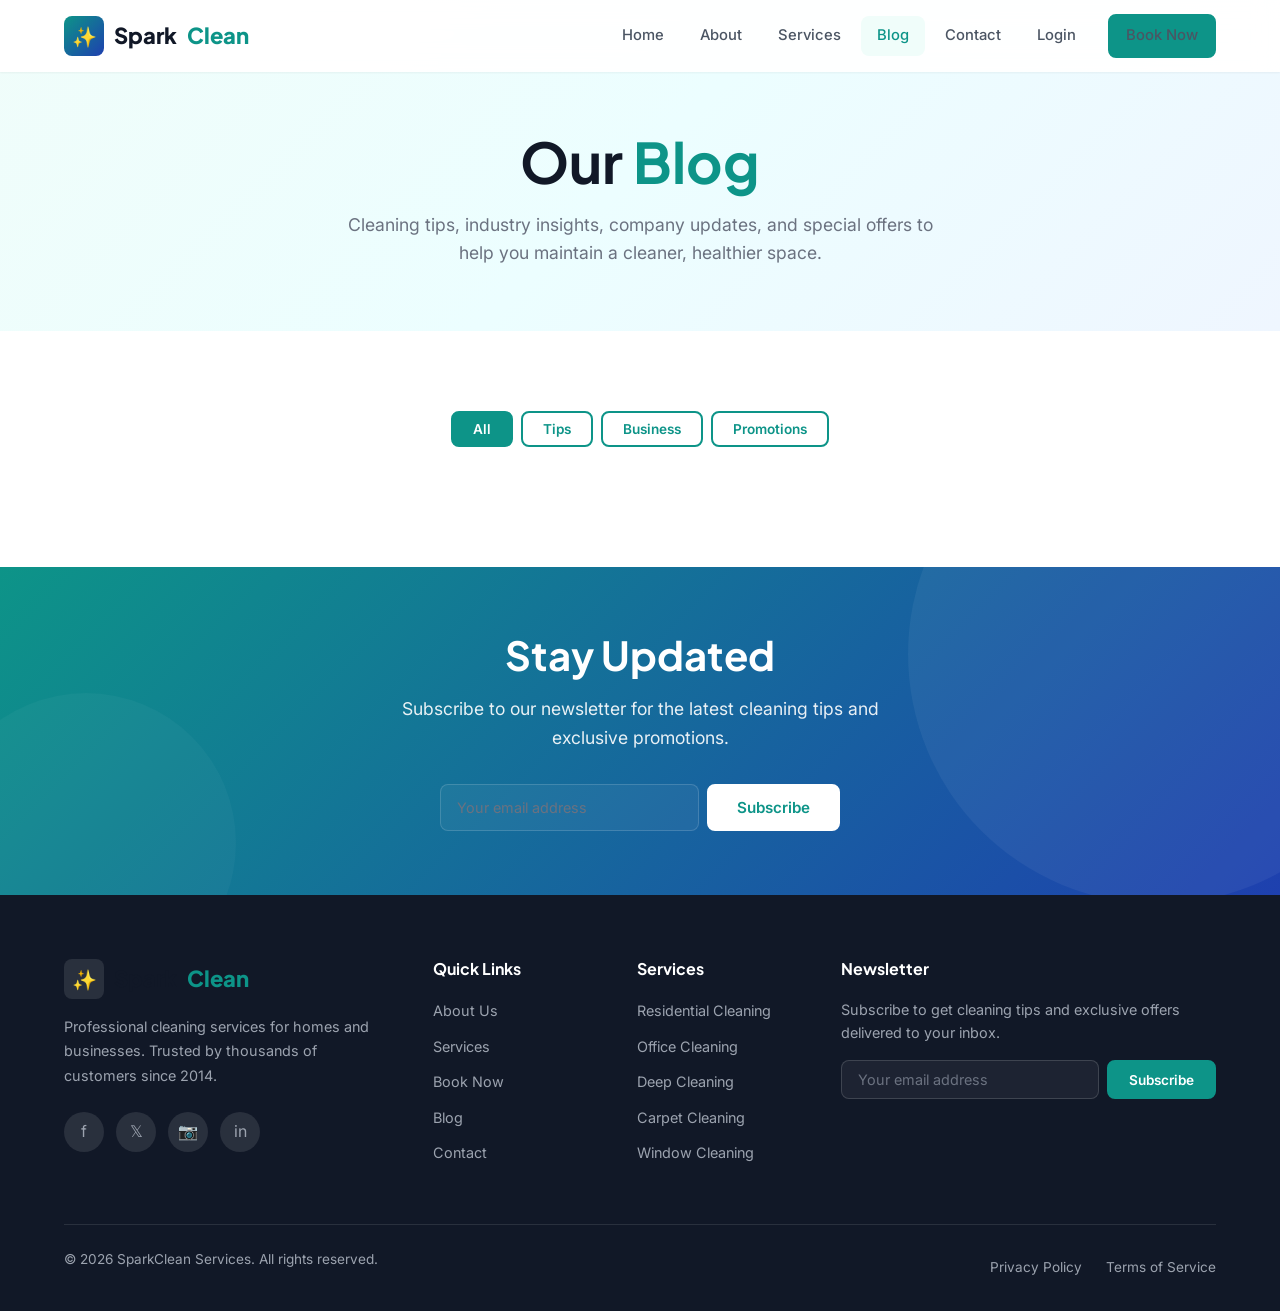
<file: sparkclean/blog.html>
<!DOCTYPE html>
<html lang="en">
<head>
  <meta charset="UTF-8">
  <meta name="viewport" content="width=device-width, initial-scale=1.0">
  <meta name="description" content="Read the latest cleaning tips, company news, and special promotions from SparkClean Services.">
  <title>Blog — SparkClean Services</title>
  <link rel="preconnect" href="https://fonts.googleapis.com">
  <link href="https://fonts.googleapis.com/css2?family=Inter:wght@400;500;600;700&family=Plus+Jakarta+Sans:wght@600;700;800&display=swap" rel="stylesheet">
  <link rel="stylesheet" href="css/style.css">
  <link rel="icon" href="data:image/svg+xml,<svg xmlns='http://www.w3.org/2000/svg' viewBox='0 0 100 100'><text y='.9em' font-size='90'>✨</text></svg>">
</head>
<body>

  <!-- Header -->
  <header class="header">
    <nav class="navbar">
      <a href="index.html" class="logo">
        <div class="logo-icon">✨</div>
        Spark<span>Clean</span>
      </a>
      <div class="nav-links">
        <a href="index.html">Home</a>
        <a href="about.html">About</a>
        <a href="services.html">Services</a>
        <a href="blog.html" class="active">Blog</a>
        <a href="contact.html">Contact</a>
        <a href="login.html">Login</a>
        <div class="nav-cta">
          <a href="booking.html" class="btn btn-primary">Book Now</a>
        </div>
      </div>
      <button class="mobile-toggle" aria-label="Toggle menu">
        <span></span><span></span><span></span>
      </button>
    </nav>
  </header>

  <!-- Blog Hero -->
  <section class="blog-hero">
    <div class="container">
      <h1 class="animate-on-scroll">Our <span class="text-primary">Blog</span></h1>
      <p class="animate-on-scroll delay-1">Cleaning tips, industry insights, company updates, and special offers to help you maintain a cleaner, healthier space.</p>
    </div>
  </section>

  <!-- Blog Posts -->
  <section class="section">
    <div class="container">
      <!-- Category Filter -->
      <div class="text-center animate-on-scroll" style="margin-bottom:2.5rem;">
        <div style="display:inline-flex;gap:.5rem;flex-wrap:wrap;justify-content:center;">
          <button class="btn btn-primary btn-sm blog-filter active" data-filter="all">All</button>
          <button class="btn btn-outline-primary btn-sm blog-filter" data-filter="Tips">Tips</button>
          <button class="btn btn-outline-primary btn-sm blog-filter" data-filter="Business">Business</button>
          <button class="btn btn-outline-primary btn-sm blog-filter" data-filter="Promotions">Promotions</button>
        </div>
      </div>
      
      <div class="blog-grid" id="blog-grid">
        <!-- Populated by JS -->
      </div>
    </div>
  </section>

  <!-- Newsletter CTA -->
  <section class="cta-section">
    <div class="container">
      <div class="cta-content animate-on-scroll">
        <h2>Stay Updated</h2>
        <p>Subscribe to our newsletter for the latest cleaning tips and exclusive promotions.</p>
        <div style="max-width:400px;margin:0 auto;">
          <form class="newsletter-form" onsubmit="event.preventDefault(); showToast('Subscribed!', 'You have been added to our mailing list.', 'success'); this.reset();">
            <input type="email" placeholder="Your email address" required style="flex:1;">
            <button type="submit" class="btn btn-white">Subscribe</button>
          </form>
        </div>
      </div>
    </div>
  </section>

  <!-- Footer -->
  <footer class="footer">
    <div class="container">
      <div class="footer-grid">
        <div class="footer-brand">
          <a href="index.html" class="logo">
            <div class="logo-icon">✨</div>
            Spark<span>Clean</span>
          </a>
          <p>Professional cleaning services for homes and businesses. Trusted by thousands of customers since 2014.</p>
          <div class="footer-social">
            <a href="#" aria-label="Facebook">f</a>
            <a href="#" aria-label="Twitter">𝕏</a>
            <a href="#" aria-label="Instagram">📷</a>
            <a href="#" aria-label="LinkedIn">in</a>
          </div>
        </div>
        <div>
          <h4>Quick Links</h4>
          <ul class="footer-links">
            <li><a href="about.html">About Us</a></li>
            <li><a href="services.html">Services</a></li>
            <li><a href="booking.html">Book Now</a></li>
            <li><a href="blog.html">Blog</a></li>
            <li><a href="contact.html">Contact</a></li>
          </ul>
        </div>
        <div>
          <h4>Services</h4>
          <ul class="footer-links">
            <li><a href="services.html">Residential Cleaning</a></li>
            <li><a href="services.html">Office Cleaning</a></li>
            <li><a href="services.html">Deep Cleaning</a></li>
            <li><a href="services.html">Carpet Cleaning</a></li>
            <li><a href="services.html">Window Cleaning</a></li>
          </ul>
        </div>
        <div class="footer-newsletter">
          <h4>Newsletter</h4>
          <p>Subscribe to get cleaning tips and exclusive offers delivered to your inbox.</p>
          <form class="newsletter-form" onsubmit="event.preventDefault(); showToast('Subscribed!', 'You have been added to our mailing list.', 'success'); this.reset();">
            <input type="email" placeholder="Your email address" required>
            <button type="submit" class="btn btn-primary btn-sm">Subscribe</button>
          </form>
        </div>
      </div>
      <div class="footer-bottom">
        <p>&copy; 2026 SparkClean Services. All rights reserved.</p>
        <div class="footer-bottom-links">
          <a href="#">Privacy Policy</a>
          <a href="#">Terms of Service</a>
        </div>
      </div>
    </div>
  </footer>

  <button class="back-to-top" aria-label="Back to top">↑</button>
  <script src="js/main.js"></script>
  <script>
    document.addEventListener('DOMContentLoaded', () => {
      const allPosts = JSON.parse(getBlogPosts());
      const icons = { 'Tips': '📝', 'Business': '💼', 'Promotions': '🎉' };
      
      function renderPosts(posts) {
        const grid = document.getElementById('blog-grid');
        if (!grid) return;
        
        if (posts.length === 0) {
          grid.innerHTML = '<p class="text-center text-gray" style="grid-column:1/-1;padding:3rem;">No blog posts found in this category.</p>';
          return;
        }
        
        grid.innerHTML = posts.map((p, i) => `
          <div class="blog-card animate-on-scroll delay-${(i % 3) + 1}">
            <div class="blog-card-image">
              <div class="blog-img-placeholder">${icons[p.category] || '📝'}</div>
            </div>
            <div class="blog-card-body">
              <div class="blog-card-meta">
                <span class="blog-tag">${p.category}</span>
                <span>📅 ${formatDate(p.date)}</span>
                <span>✍️ ${p.author}</span>
              </div>
              <h3><a href="#">${p.title}</a></h3>
              <p>${p.excerpt}</p>
              <div style="margin-top:1rem;padding-top:1rem;border-top:1px solid var(--gray-100);">
                <p style="color:var(--gray-600);font-size:.9rem;line-height:1.7;margin-bottom:1rem;">${p.content}</p>
              </div>
            </div>
          </div>
        `).join('');
        
        initScrollAnimations();
      }
      
      renderPosts(allPosts);
      
      // Category filters
      document.querySelectorAll('.blog-filter').forEach(btn => {
        btn.addEventListener('click', () => {
          document.querySelectorAll('.blog-filter').forEach(b => {
            b.classList.remove('active', 'btn-primary');
            b.classList.add('btn-outline-primary');
          });
          btn.classList.add('active', 'btn-primary');
          btn.classList.remove('btn-outline-primary');
          
          const filter = btn.getAttribute('data-filter');
          const filtered = filter === 'all' ? allPosts : allPosts.filter(p => p.category === filter);
          renderPosts(filtered);
        });
      });
    });
  </script>
</body>
</html>
</file>
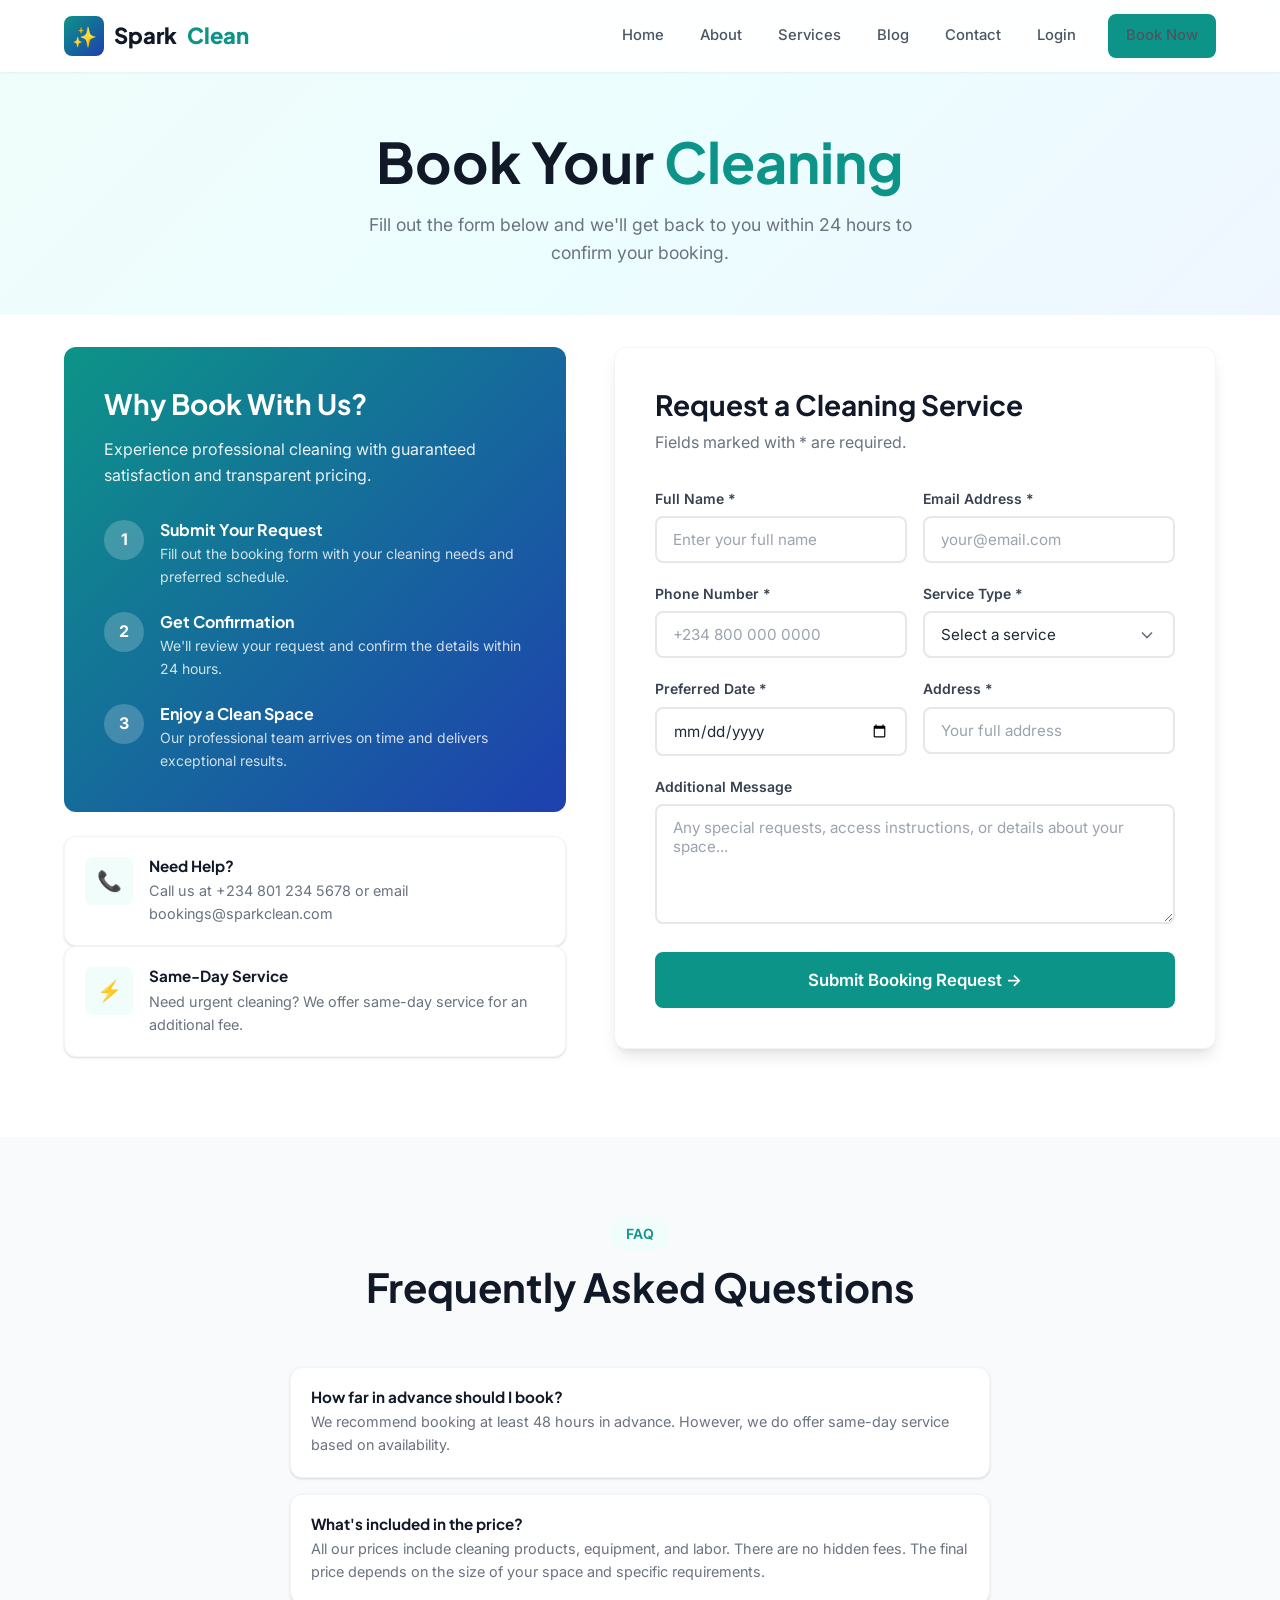
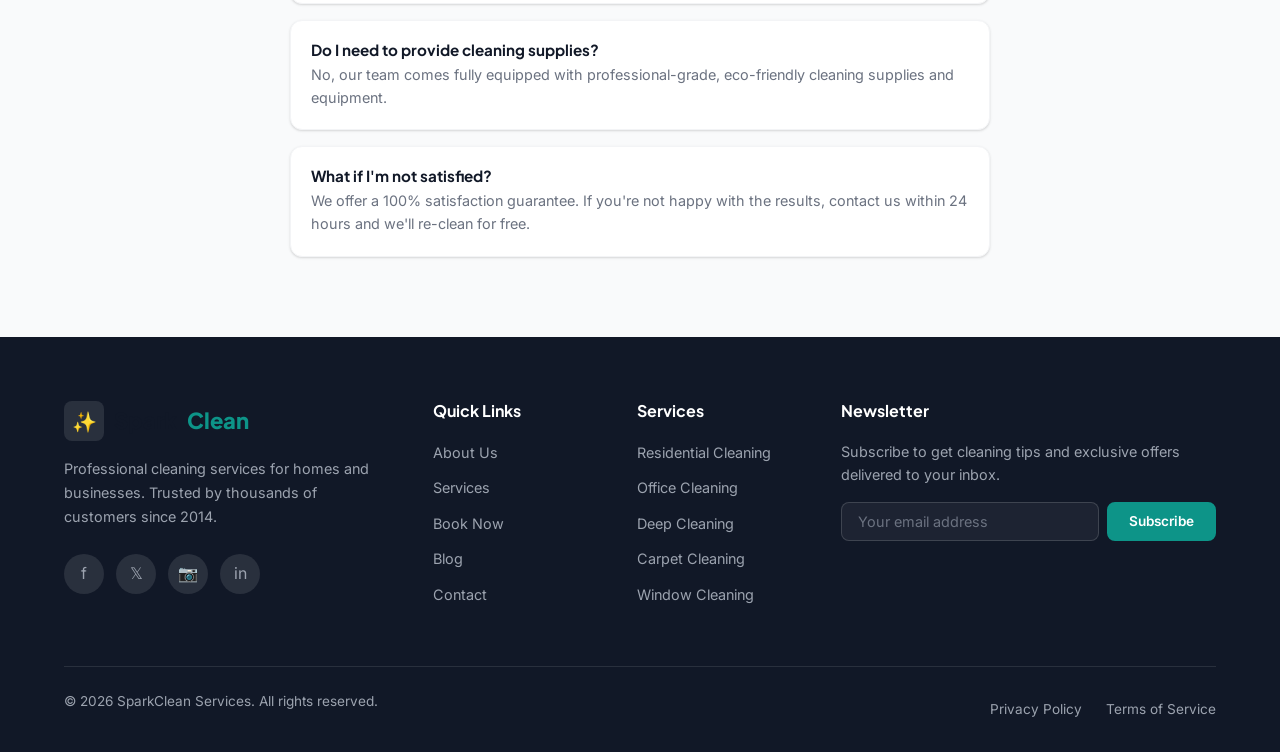
<file: sparkclean/booking.html>
<!DOCTYPE html>
<html lang="en">
<head>
  <meta charset="UTF-8">
  <meta name="viewport" content="width=device-width, initial-scale=1.0">
  <meta name="description" content="Book a professional cleaning service with SparkClean. Easy online booking for residential and commercial cleaning.">
  <title>Book a Cleaning — SparkClean Services</title>
  <link rel="preconnect" href="https://fonts.googleapis.com">
  <link href="https://fonts.googleapis.com/css2?family=Inter:wght@400;500;600;700&family=Plus+Jakarta+Sans:wght@600;700;800&display=swap" rel="stylesheet">
  <link rel="stylesheet" href="css/style.css">
  <link rel="icon" href="data:image/svg+xml,<svg xmlns='http://www.w3.org/2000/svg' viewBox='0 0 100 100'><text y='.9em' font-size='90'>✨</text></svg>">
</head>
<body>

  <!-- Header -->
  <header class="header">
    <nav class="navbar">
      <a href="index.html" class="logo">
        <div class="logo-icon">✨</div>
        Spark<span>Clean</span>
      </a>
      <div class="nav-links">
        <a href="index.html">Home</a>
        <a href="about.html">About</a>
        <a href="services.html">Services</a>
        <a href="blog.html">Blog</a>
        <a href="contact.html">Contact</a>
        <a href="login.html">Login</a>
        <div class="nav-cta">
          <a href="booking.html" class="btn btn-primary">Book Now</a>
        </div>
      </div>
      <button class="mobile-toggle" aria-label="Toggle menu">
        <span></span><span></span><span></span>
      </button>
    </nav>
  </header>

  <!-- Booking Hero -->
  <section class="about-hero" style="padding-bottom:3rem;">
    <div class="container">
      <h1 class="animate-on-scroll">Book Your <span class="text-primary">Cleaning</span></h1>
      <p class="animate-on-scroll delay-1">Fill out the form below and we'll get back to you within 24 hours to confirm your booking.</p>
    </div>
  </section>

  <!-- Booking Form -->
  <section class="section" style="padding-top:2rem;">
    <div class="container">
      <div class="booking-grid">
        <!-- Left: Info -->
        <div class="booking-info animate-on-scroll">
          <div class="booking-info-card">
            <h3>Why Book With Us?</h3>
            <p>Experience professional cleaning with guaranteed satisfaction and transparent pricing.</p>
            <div class="booking-steps">
              <div class="booking-step">
                <div class="booking-step-number">1</div>
                <div class="booking-step-text">
                  <h4>Submit Your Request</h4>
                  <p>Fill out the booking form with your cleaning needs and preferred schedule.</p>
                </div>
              </div>
              <div class="booking-step">
                <div class="booking-step-number">2</div>
                <div class="booking-step-text">
                  <h4>Get Confirmation</h4>
                  <p>We'll review your request and confirm the details within 24 hours.</p>
                </div>
              </div>
              <div class="booking-step">
                <div class="booking-step-number">3</div>
                <div class="booking-step-text">
                  <h4>Enjoy a Clean Space</h4>
                  <p>Our professional team arrives on time and delivers exceptional results.</p>
                </div>
              </div>
            </div>
          </div>
          <div class="contact-info-card">
            <div class="contact-info-icon">📞</div>
            <div class="contact-info-text">
              <h4>Need Help?</h4>
              <p>Call us at +234 801 234 5678 or email bookings@sparkclean.com</p>
            </div>
          </div>
          <div class="contact-info-card">
            <div class="contact-info-icon">⚡</div>
            <div class="contact-info-text">
              <h4>Same-Day Service</h4>
              <p>Need urgent cleaning? We offer same-day service for an additional fee.</p>
            </div>
          </div>
        </div>

        <!-- Right: Form -->
        <div class="booking-form-card animate-on-scroll delay-1">
          <h3>Request a Cleaning Service</h3>
          <p>Fields marked with * are required.</p>
          <form data-validate data-form="booking">
            <div class="form-row">
              <div class="form-group">
                <label for="fullName">Full Name *</label>
                <input type="text" id="fullName" name="fullName" class="form-control" placeholder="Enter your full name" required>
              </div>
              <div class="form-group">
                <label for="email">Email Address *</label>
                <input type="email" id="email" name="email" class="form-control" placeholder="your@email.com" required>
              </div>
            </div>
            <div class="form-row">
              <div class="form-group">
                <label for="phone">Phone Number *</label>
                <input type="tel" id="phone" name="phone" class="form-control" placeholder="+234 800 000 0000" required>
              </div>
              <div class="form-group">
                <label for="serviceType">Service Type *</label>
                <select id="serviceType" name="serviceType" class="form-control" required>
                  <option value="">Select a service</option>
                  <option value="Residential Cleaning">Residential Cleaning — from $80</option>
                  <option value="Office Cleaning">Office Cleaning — from $150</option>
                  <option value="Deep Cleaning">Deep Cleaning — from $200</option>
                  <option value="Carpet Cleaning">Carpet Cleaning — from $120/room</option>
                  <option value="Window Cleaning">Window Cleaning — from $60</option>
                  <option value="Move-in/Move-out Cleaning">Move-in/Move-out Cleaning — from $250</option>
                </select>
              </div>
            </div>
            <div class="form-row">
              <div class="form-group">
                <label for="preferredDate">Preferred Date *</label>
                <input type="date" id="preferredDate" name="preferredDate" class="form-control" required>
              </div>
              <div class="form-group">
                <label for="address">Address *</label>
                <input type="text" id="address" name="address" class="form-control" placeholder="Your full address" required>
              </div>
            </div>
            <div class="form-group">
              <label for="message">Additional Message</label>
              <textarea id="message" name="message" class="form-control" placeholder="Any special requests, access instructions, or details about your space..."></textarea>
            </div>
            <button type="submit" class="btn btn-primary btn-lg" style="width:100%;">
              Submit Booking Request →
            </button>
          </form>
        </div>
      </div>
    </div>
  </section>

  <!-- FAQ -->
  <section class="section section-alt">
    <div class="container">
      <div class="section-header animate-on-scroll">
        <span class="subtitle">FAQ</span>
        <h2>Frequently Asked Questions</h2>
      </div>
      <div style="max-width:700px;margin:0 auto;">
        <div class="contact-info-card animate-on-scroll" style="margin-bottom:1rem;">
          <div class="contact-info-text">
            <h4>How far in advance should I book?</h4>
            <p>We recommend booking at least 48 hours in advance. However, we do offer same-day service based on availability.</p>
          </div>
        </div>
        <div class="contact-info-card animate-on-scroll delay-1" style="margin-bottom:1rem;">
          <div class="contact-info-text">
            <h4>What's included in the price?</h4>
            <p>All our prices include cleaning products, equipment, and labor. There are no hidden fees. The final price depends on the size of your space and specific requirements.</p>
          </div>
        </div>
        <div class="contact-info-card animate-on-scroll delay-2" style="margin-bottom:1rem;">
          <div class="contact-info-text">
            <h4>Do I need to provide cleaning supplies?</h4>
            <p>No, our team comes fully equipped with professional-grade, eco-friendly cleaning supplies and equipment.</p>
          </div>
        </div>
        <div class="contact-info-card animate-on-scroll delay-3">
          <div class="contact-info-text">
            <h4>What if I'm not satisfied?</h4>
            <p>We offer a 100% satisfaction guarantee. If you're not happy with the results, contact us within 24 hours and we'll re-clean for free.</p>
          </div>
        </div>
      </div>
    </div>
  </section>

  <!-- Footer -->
  <footer class="footer">
    <div class="container">
      <div class="footer-grid">
        <div class="footer-brand">
          <a href="index.html" class="logo">
            <div class="logo-icon">✨</div>
            Spark<span>Clean</span>
          </a>
          <p>Professional cleaning services for homes and businesses. Trusted by thousands of customers since 2014.</p>
          <div class="footer-social">
            <a href="#" aria-label="Facebook">f</a>
            <a href="#" aria-label="Twitter">𝕏</a>
            <a href="#" aria-label="Instagram">📷</a>
            <a href="#" aria-label="LinkedIn">in</a>
          </div>
        </div>
        <div>
          <h4>Quick Links</h4>
          <ul class="footer-links">
            <li><a href="about.html">About Us</a></li>
            <li><a href="services.html">Services</a></li>
            <li><a href="booking.html">Book Now</a></li>
            <li><a href="blog.html">Blog</a></li>
            <li><a href="contact.html">Contact</a></li>
          </ul>
        </div>
        <div>
          <h4>Services</h4>
          <ul class="footer-links">
            <li><a href="services.html">Residential Cleaning</a></li>
            <li><a href="services.html">Office Cleaning</a></li>
            <li><a href="services.html">Deep Cleaning</a></li>
            <li><a href="services.html">Carpet Cleaning</a></li>
            <li><a href="services.html">Window Cleaning</a></li>
          </ul>
        </div>
        <div class="footer-newsletter">
          <h4>Newsletter</h4>
          <p>Subscribe to get cleaning tips and exclusive offers delivered to your inbox.</p>
          <form class="newsletter-form" onsubmit="event.preventDefault(); showToast('Subscribed!', 'You have been added to our mailing list.', 'success'); this.reset();">
            <input type="email" placeholder="Your email address" required>
            <button type="submit" class="btn btn-primary btn-sm">Subscribe</button>
          </form>
        </div>
      </div>
      <div class="footer-bottom">
        <p>&copy; 2026 SparkClean Services. All rights reserved.</p>
        <div class="footer-bottom-links">
          <a href="#">Privacy Policy</a>
          <a href="#">Terms of Service</a>
        </div>
      </div>
    </div>
  </footer>

  <button class="back-to-top" aria-label="Back to top">↑</button>
  <script src="js/main.js"></script>
  <script>
    // Set min date to today
    document.addEventListener('DOMContentLoaded', () => {
      const dateInput = document.getElementById('preferredDate');
      if (dateInput) {
        const today = new Date().toISOString().split('T')[0];
        dateInput.setAttribute('min', today);
      }
    });
  </script>
</body>
</html>
</file>
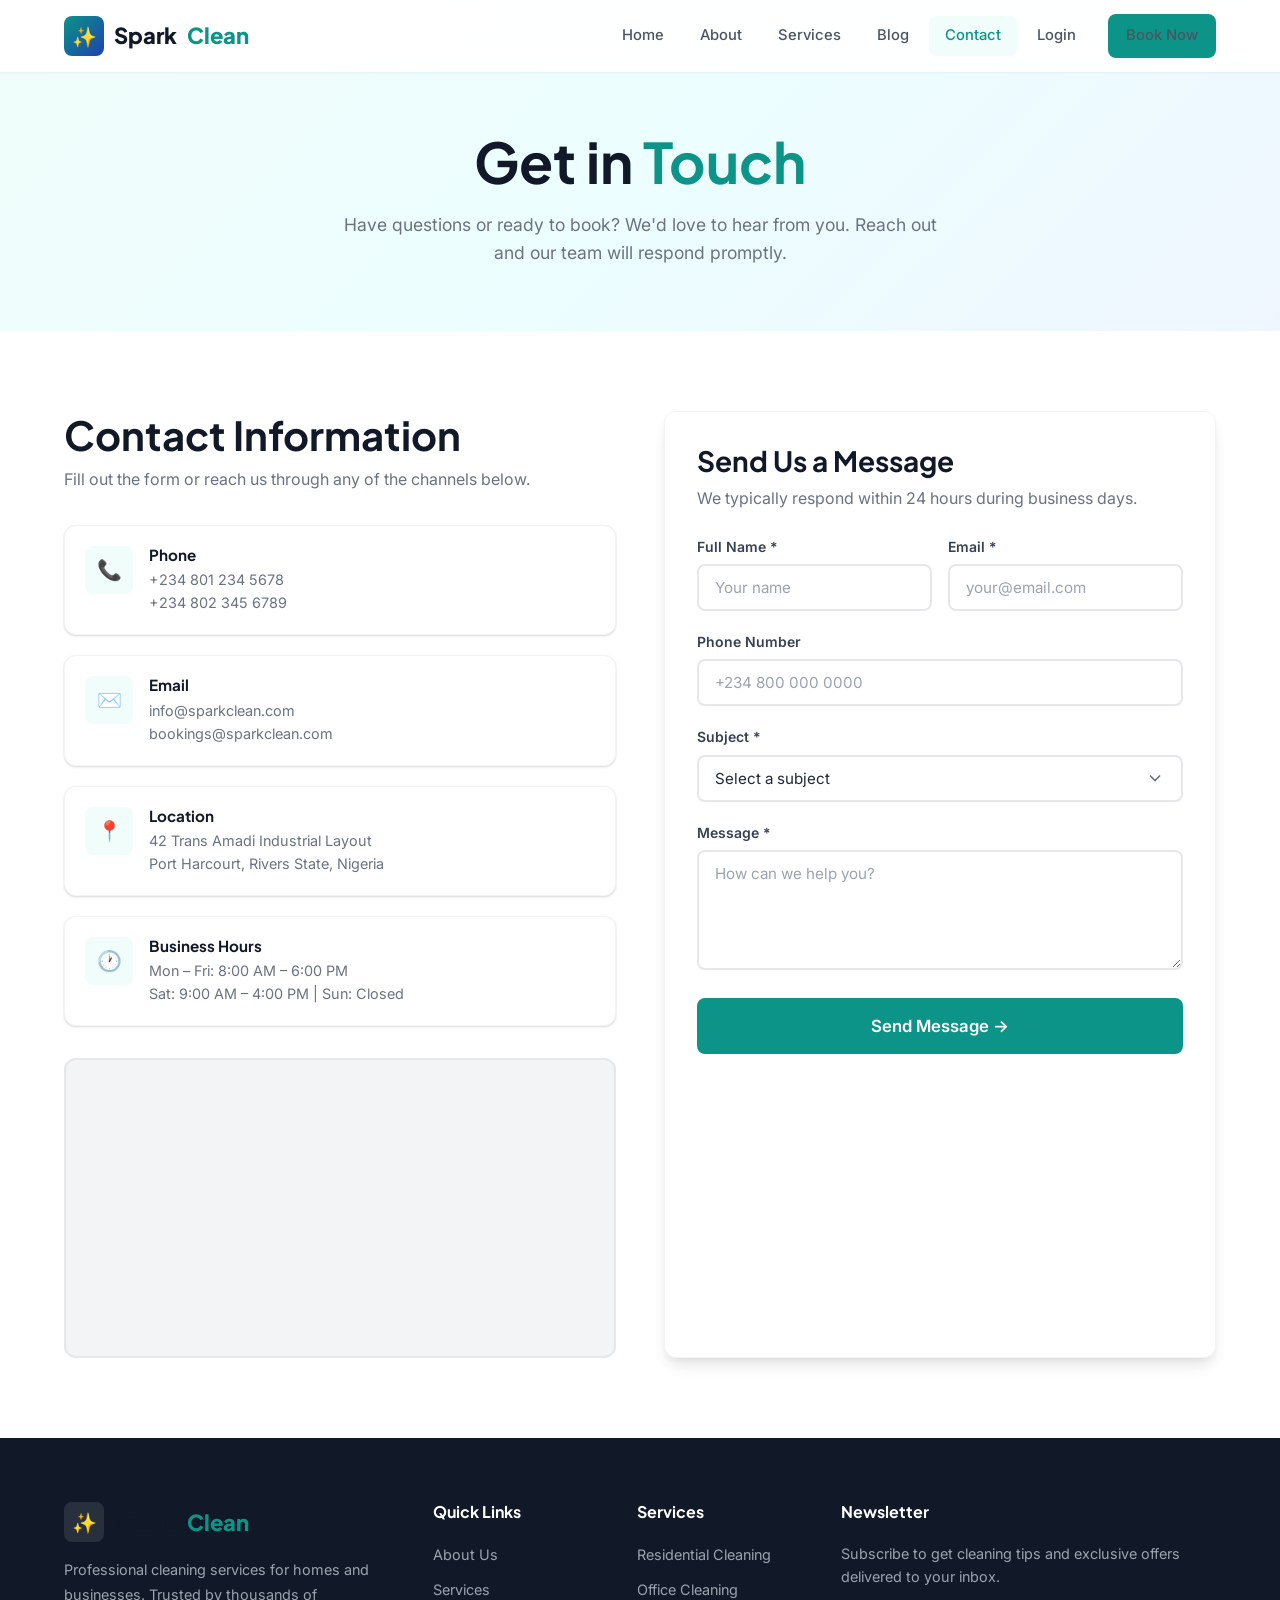
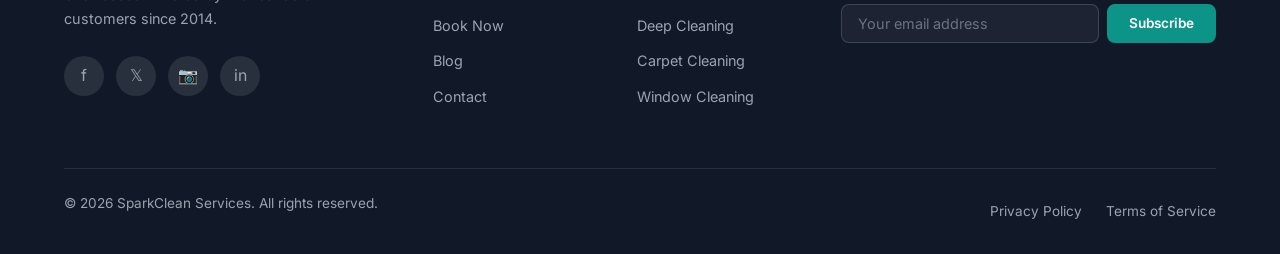
<file: sparkclean/contact.html>
<!DOCTYPE html>
<html lang="en">
<head>
  <meta charset="UTF-8">
  <meta name="viewport" content="width=device-width, initial-scale=1.0">
  <meta name="description" content="Contact SparkClean Services — get in touch for inquiries, quotes, or support. We're here to help with all your cleaning needs.">
  <title>Contact Us — SparkClean Services</title>
  <link rel="preconnect" href="https://fonts.googleapis.com">
  <link href="https://fonts.googleapis.com/css2?family=Inter:wght@400;500;600;700&family=Plus+Jakarta+Sans:wght@600;700;800&display=swap" rel="stylesheet">
  <link rel="stylesheet" href="css/style.css">
  <link rel="icon" href="data:image/svg+xml,<svg xmlns='http://www.w3.org/2000/svg' viewBox='0 0 100 100'><text y='.9em' font-size='90'>✨</text></svg>">
</head>
<body>

  <!-- Header -->
  <header class="header">
    <nav class="navbar">
      <a href="index.html" class="logo">
        <div class="logo-icon">✨</div>
        Spark<span>Clean</span>
      </a>
      <div class="nav-links">
        <a href="index.html">Home</a>
        <a href="about.html">About</a>
        <a href="services.html">Services</a>
        <a href="blog.html">Blog</a>
        <a href="contact.html" class="active">Contact</a>
        <a href="login.html">Login</a>
        <div class="nav-cta">
          <a href="booking.html" class="btn btn-primary">Book Now</a>
        </div>
      </div>
      <button class="mobile-toggle" aria-label="Toggle menu">
        <span></span><span></span><span></span>
      </button>
    </nav>
  </header>

  <!-- Contact Hero -->
  <section class="about-hero">
    <div class="container">
      <h1 class="animate-on-scroll">Get in <span class="text-primary">Touch</span></h1>
      <p class="animate-on-scroll delay-1">Have questions or ready to book? We'd love to hear from you. Reach out and our team will respond promptly.</p>
    </div>
  </section>

  <!-- Contact Content -->
  <section class="section">
    <div class="container">
      <div class="contact-grid">
        <!-- Left: Contact Info -->
        <div class="animate-on-scroll">
          <h2 style="margin-bottom:.5rem;">Contact Information</h2>
          <p style="color:var(--gray-500);margin-bottom:2rem;">Fill out the form or reach us through any of the channels below.</p>
          
          <div class="contact-info-cards">
            <div class="contact-info-card">
              <div class="contact-info-icon">📞</div>
              <div class="contact-info-text">
                <h4>Phone</h4>
                <p>+234 801 234 5678</p>
                <p>+234 802 345 6789</p>
              </div>
            </div>
            <div class="contact-info-card">
              <div class="contact-info-icon">✉️</div>
              <div class="contact-info-text">
                <h4>Email</h4>
                <p>info@sparkclean.com</p>
                <p>bookings@sparkclean.com</p>
              </div>
            </div>
            <div class="contact-info-card">
              <div class="contact-info-icon">📍</div>
              <div class="contact-info-text">
                <h4>Location</h4>
                <p>42 Trans Amadi Industrial Layout</p>
                <p>Port Harcourt, Rivers State, Nigeria</p>
              </div>
            </div>
            <div class="contact-info-card">
              <div class="contact-info-icon">🕐</div>
              <div class="contact-info-text">
                <h4>Business Hours</h4>
                <p>Mon – Fri: 8:00 AM – 6:00 PM</p>
                <p>Sat: 9:00 AM – 4:00 PM | Sun: Closed</p>
              </div>
            </div>
          </div>

          <!-- Map -->
          <div class="map-container">
            <iframe src="https://www.google.com/maps/embed?pb=!1m18!1m12!1m3!1d63512.89238153488!2d6.95!3d4.7833!2m3!1f0!2f0!3f0!3m2!1i1024!2i768!4f13.1!3m3!1m2!1s0x1069cd6ab1fce3a3%3A0xb71f3c1e3a9a8e00!2sPort%20Harcourt%2C%20Rivers%20State!5e0!3m2!1sen!2sng!4v1700000000000" allowfullscreen="" loading="lazy" title="SparkClean Location"></iframe>
          </div>
        </div>

        <!-- Right: Contact Form -->
        <div class="contact-form-wrapper animate-on-scroll delay-1">
          <h3 style="margin-bottom:.5rem;">Send Us a Message</h3>
          <p style="color:var(--gray-500);margin-bottom:1.5rem;">We typically respond within 24 hours during business days.</p>
          <form data-validate data-form="contact">
            <div class="form-row">
              <div class="form-group">
                <label for="contactName">Full Name *</label>
                <input type="text" id="contactName" name="name" class="form-control" placeholder="Your name" required>
              </div>
              <div class="form-group">
                <label for="contactEmail">Email *</label>
                <input type="email" id="contactEmail" name="email" class="form-control" placeholder="your@email.com" required>
              </div>
            </div>
            <div class="form-group">
              <label for="contactPhone">Phone Number</label>
              <input type="tel" id="contactPhone" name="phone" class="form-control" placeholder="+234 800 000 0000">
            </div>
            <div class="form-group">
              <label for="contactSubject">Subject *</label>
              <select id="contactSubject" name="subject" class="form-control" required>
                <option value="">Select a subject</option>
                <option value="General Inquiry">General Inquiry</option>
                <option value="Booking Question">Booking Question</option>
                <option value="Service Information">Service Information</option>
                <option value="Partnership">Partnership</option>
                <option value="Complaint">Complaint</option>
                <option value="Other">Other</option>
              </select>
            </div>
            <div class="form-group">
              <label for="contactMessage">Message *</label>
              <textarea id="contactMessage" name="message" class="form-control" placeholder="How can we help you?" required></textarea>
            </div>
            <button type="submit" class="btn btn-primary btn-lg" style="width:100%;">
              Send Message →
            </button>
          </form>
        </div>
      </div>
    </div>
  </section>

  <!-- Footer -->
  <footer class="footer">
    <div class="container">
      <div class="footer-grid">
        <div class="footer-brand">
          <a href="index.html" class="logo">
            <div class="logo-icon">✨</div>
            Spark<span>Clean</span>
          </a>
          <p>Professional cleaning services for homes and businesses. Trusted by thousands of customers since 2014.</p>
          <div class="footer-social">
            <a href="#" aria-label="Facebook">f</a>
            <a href="#" aria-label="Twitter">𝕏</a>
            <a href="#" aria-label="Instagram">📷</a>
            <a href="#" aria-label="LinkedIn">in</a>
          </div>
        </div>
        <div>
          <h4>Quick Links</h4>
          <ul class="footer-links">
            <li><a href="about.html">About Us</a></li>
            <li><a href="services.html">Services</a></li>
            <li><a href="booking.html">Book Now</a></li>
            <li><a href="blog.html">Blog</a></li>
            <li><a href="contact.html">Contact</a></li>
          </ul>
        </div>
        <div>
          <h4>Services</h4>
          <ul class="footer-links">
            <li><a href="services.html">Residential Cleaning</a></li>
            <li><a href="services.html">Office Cleaning</a></li>
            <li><a href="services.html">Deep Cleaning</a></li>
            <li><a href="services.html">Carpet Cleaning</a></li>
            <li><a href="services.html">Window Cleaning</a></li>
          </ul>
        </div>
        <div class="footer-newsletter">
          <h4>Newsletter</h4>
          <p>Subscribe to get cleaning tips and exclusive offers delivered to your inbox.</p>
          <form class="newsletter-form" onsubmit="event.preventDefault(); showToast('Subscribed!', 'You have been added to our mailing list.', 'success'); this.reset();">
            <input type="email" placeholder="Your email address" required>
            <button type="submit" class="btn btn-primary btn-sm">Subscribe</button>
          </form>
        </div>
      </div>
      <div class="footer-bottom">
        <p>&copy; 2026 SparkClean Services. All rights reserved.</p>
        <div class="footer-bottom-links">
          <a href="#">Privacy Policy</a>
          <a href="#">Terms of Service</a>
        </div>
      </div>
    </div>
  </footer>

  <button class="back-to-top" aria-label="Back to top">↑</button>
  <script src="js/main.js"></script>
</body>
</html>
</file>
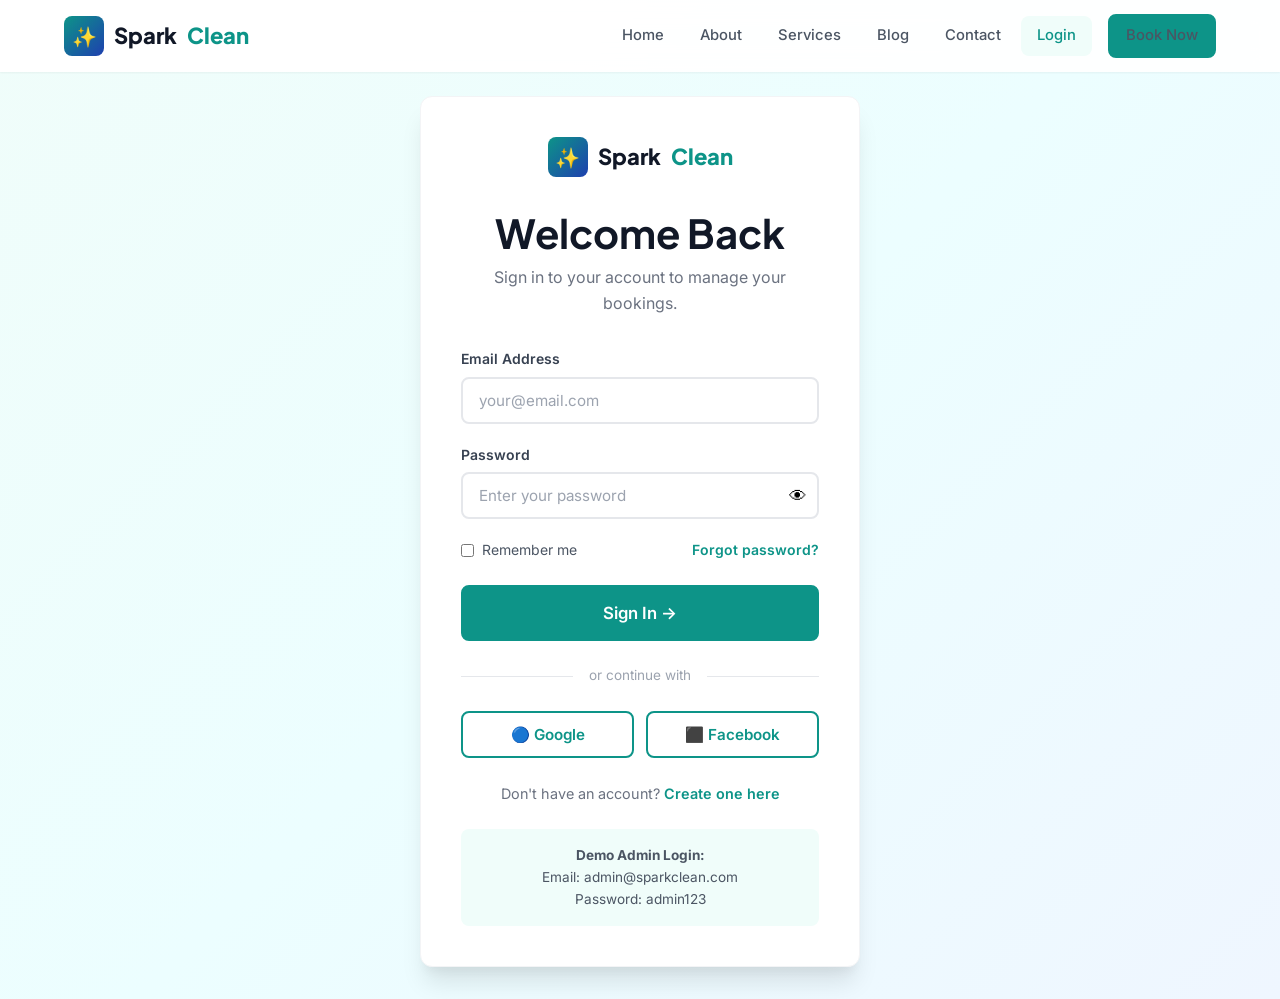
<file: sparkclean/login.html>
<!DOCTYPE html>
<html lang="en">
<head>
  <meta charset="UTF-8">
  <meta name="viewport" content="width=device-width, initial-scale=1.0">
  <meta name="description" content="Log in to your SparkClean account to manage bookings and access exclusive features.">
  <title>Login — SparkClean Services</title>
  <link rel="preconnect" href="https://fonts.googleapis.com">
  <link href="https://fonts.googleapis.com/css2?family=Inter:wght@400;500;600;700&family=Plus+Jakarta+Sans:wght@600;700;800&display=swap" rel="stylesheet">
  <link rel="stylesheet" href="css/style.css">
  <link rel="icon" href="data:image/svg+xml,<svg xmlns='http://www.w3.org/2000/svg' viewBox='0 0 100 100'><text y='.9em' font-size='90'>✨</text></svg>">
</head>
<body>

  <!-- Header -->
  <header class="header">
    <nav class="navbar">
      <a href="index.html" class="logo">
        <div class="logo-icon">✨</div>
        Spark<span>Clean</span>
      </a>
      <div class="nav-links">
        <a href="index.html">Home</a>
        <a href="about.html">About</a>
        <a href="services.html">Services</a>
        <a href="blog.html">Blog</a>
        <a href="contact.html">Contact</a>
        <a href="login.html" class="active">Login</a>
        <div class="nav-cta">
          <a href="booking.html" class="btn btn-primary">Book Now</a>
        </div>
      </div>
      <button class="mobile-toggle" aria-label="Toggle menu">
        <span></span><span></span><span></span>
      </button>
    </nav>
  </header>

  <!-- Login Form -->
  <div class="auth-page page-transition">
    <div class="auth-card">
      <div class="auth-logo">
        <a href="index.html" class="logo" style="justify-content:center;">
          <div class="logo-icon">✨</div>
          Spark<span>Clean</span>
        </a>
      </div>
      <h2>Welcome Back</h2>
      <p>Sign in to your account to manage your bookings.</p>
      
      <form data-validate data-form="login">
        <div class="form-group">
          <label for="email">Email Address</label>
          <input type="email" id="email" name="email" class="form-control" placeholder="your@email.com" required>
        </div>
        <div class="form-group">
          <label for="password">Password</label>
          <div style="position:relative;">
            <input type="password" id="password" name="password" class="form-control" placeholder="Enter your password" required>
            <button type="button" class="password-toggle" style="position:absolute;right:12px;top:50%;transform:translateY(-50%);background:none;border:none;cursor:pointer;font-size:1.1rem;">👁</button>
          </div>
        </div>
        <div style="display:flex;justify-content:space-between;align-items:center;margin-bottom:1.5rem;font-size:.875rem;">
          <label style="display:flex;align-items:center;gap:.5rem;cursor:pointer;color:var(--gray-600);margin-bottom:0;">
            <input type="checkbox" style="accent-color:var(--primary);"> Remember me
          </label>
          <a href="#" style="color:var(--primary);font-weight:600;">Forgot password?</a>
        </div>
        <button type="submit" class="btn btn-primary btn-lg" style="width:100%;">
          Sign In →
        </button>
      </form>

      <div class="auth-divider">or continue with</div>

      <div style="display:grid;grid-template-columns:1fr 1fr;gap:.75rem;margin-bottom:1.5rem;">
        <button class="btn btn-outline-primary" style="width:100%;" onclick="showToast('Info', 'Social login coming soon!', 'warning');">🔵 Google</button>
        <button class="btn btn-outline-primary" style="width:100%;" onclick="showToast('Info', 'Social login coming soon!', 'warning');">⬛ Facebook</button>
      </div>

      <div class="auth-footer">
        Don't have an account? <a href="register.html">Create one here</a>
      </div>

      <div style="margin-top:1.5rem;padding:1rem;background:var(--primary-bg);border-radius:var(--radius);font-size:.85rem;color:var(--gray-600);text-align:center;">
        <strong>Demo Admin Login:</strong><br>
        Email: admin@sparkclean.com<br>
        Password: admin123
      </div>
    </div>
  </div>

  <script src="js/main.js"></script>
</body>
</html>
</file>
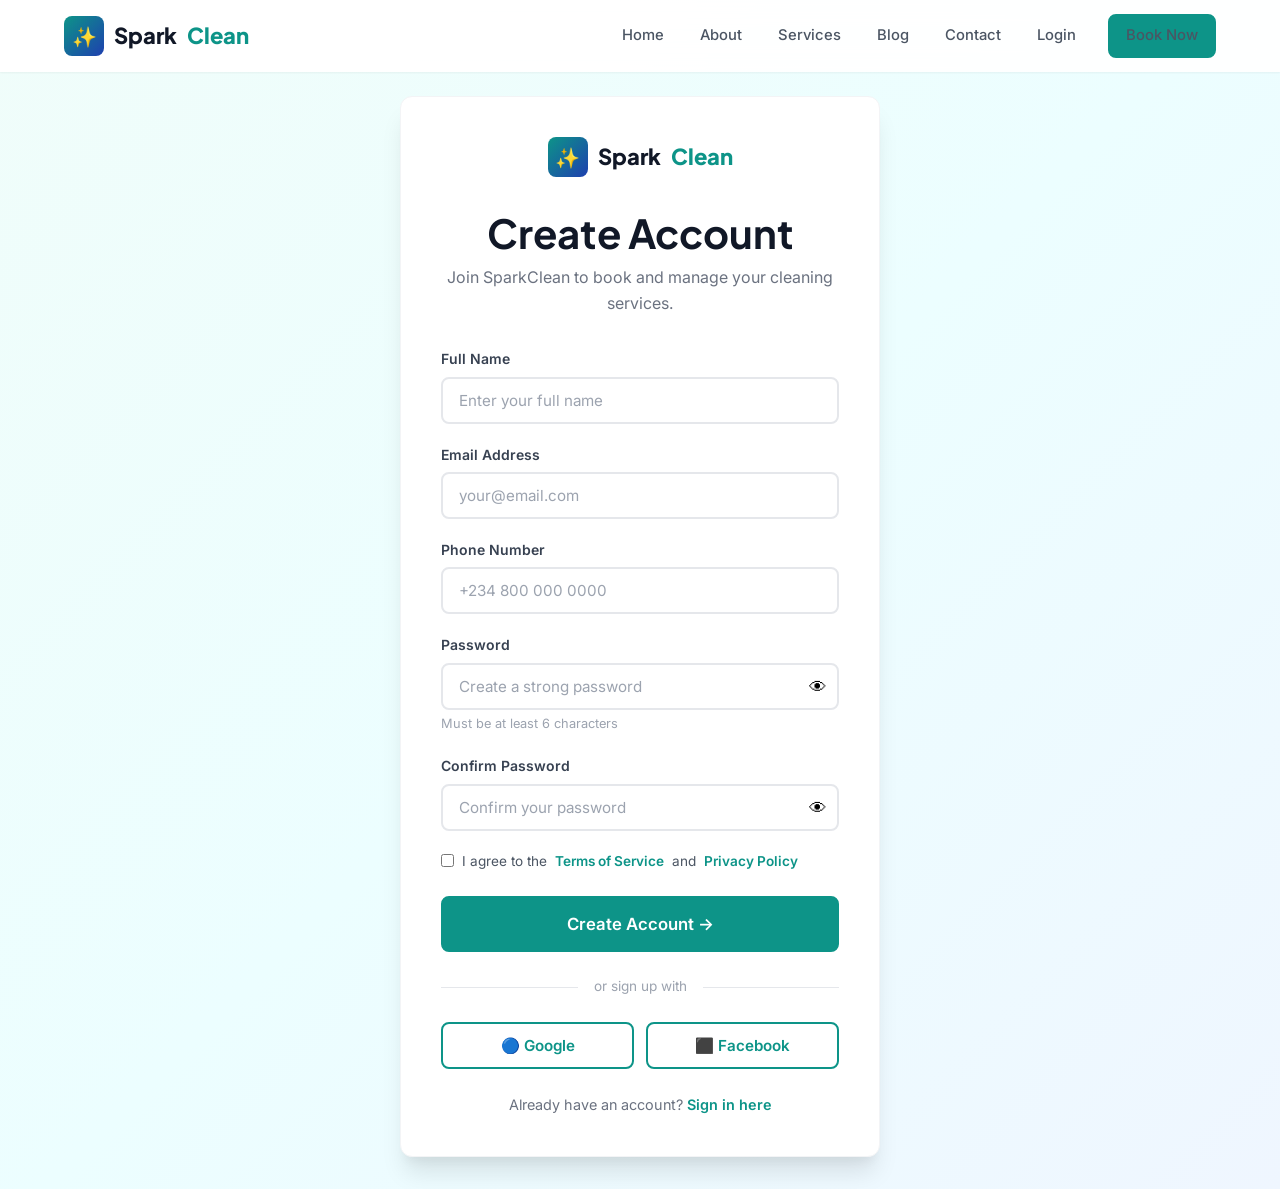
<file: sparkclean/register.html>
<!DOCTYPE html>
<html lang="en">
<head>
  <meta charset="UTF-8">
  <meta name="viewport" content="width=device-width, initial-scale=1.0">
  <meta name="description" content="Create a SparkClean account to book cleaning services and manage your appointments easily.">
  <title>Register — SparkClean Services</title>
  <link rel="preconnect" href="https://fonts.googleapis.com">
  <link href="https://fonts.googleapis.com/css2?family=Inter:wght@400;500;600;700&family=Plus+Jakarta+Sans:wght@600;700;800&display=swap" rel="stylesheet">
  <link rel="stylesheet" href="css/style.css">
  <link rel="icon" href="data:image/svg+xml,<svg xmlns='http://www.w3.org/2000/svg' viewBox='0 0 100 100'><text y='.9em' font-size='90'>✨</text></svg>">
</head>
<body>

  <!-- Header -->
  <header class="header">
    <nav class="navbar">
      <a href="index.html" class="logo">
        <div class="logo-icon">✨</div>
        Spark<span>Clean</span>
      </a>
      <div class="nav-links">
        <a href="index.html">Home</a>
        <a href="about.html">About</a>
        <a href="services.html">Services</a>
        <a href="blog.html">Blog</a>
        <a href="contact.html">Contact</a>
        <a href="login.html">Login</a>
        <div class="nav-cta">
          <a href="booking.html" class="btn btn-primary">Book Now</a>
        </div>
      </div>
      <button class="mobile-toggle" aria-label="Toggle menu">
        <span></span><span></span><span></span>
      </button>
    </nav>
  </header>

  <!-- Register Form -->
  <div class="auth-page page-transition">
    <div class="auth-card" style="max-width:480px;">
      <div class="auth-logo">
        <a href="index.html" class="logo" style="justify-content:center;">
          <div class="logo-icon">✨</div>
          Spark<span>Clean</span>
        </a>
      </div>
      <h2>Create Account</h2>
      <p>Join SparkClean to book and manage your cleaning services.</p>
      
      <form data-validate data-form="register">
        <div class="form-group">
          <label for="name">Full Name</label>
          <input type="text" id="name" name="name" class="form-control" placeholder="Enter your full name" required>
        </div>
        <div class="form-group">
          <label for="email">Email Address</label>
          <input type="email" id="email" name="email" class="form-control" placeholder="your@email.com" required>
        </div>
        <div class="form-group">
          <label for="phone">Phone Number</label>
          <input type="tel" id="phone" name="phone" class="form-control" placeholder="+234 800 000 0000" required>
        </div>
        <div class="form-group">
          <label for="password">Password</label>
          <div style="position:relative;">
            <input type="password" id="password" name="password" class="form-control" placeholder="Create a strong password" required minlength="6">
            <button type="button" class="password-toggle" style="position:absolute;right:12px;top:50%;transform:translateY(-50%);background:none;border:none;cursor:pointer;font-size:1.1rem;">👁</button>
          </div>
          <small style="color:var(--gray-400);font-size:.8rem;">Must be at least 6 characters</small>
        </div>
        <div class="form-group">
          <label for="confirmPassword">Confirm Password</label>
          <div style="position:relative;">
            <input type="password" id="confirmPassword" name="confirmPassword" class="form-control" placeholder="Confirm your password" required>
            <button type="button" class="password-toggle" style="position:absolute;right:12px;top:50%;transform:translateY(-50%);background:none;border:none;cursor:pointer;font-size:1.1rem;">👁</button>
          </div>
        </div>
        <div style="margin-bottom:1.5rem;">
          <label style="display:flex;align-items:flex-start;gap:.5rem;cursor:pointer;font-size:.85rem;color:var(--gray-600);">
            <input type="checkbox" required style="accent-color:var(--primary);margin-top:3px;">
            I agree to the <a href="#" style="color:var(--primary);font-weight:600;">Terms of Service</a> and <a href="#" style="color:var(--primary);font-weight:600;">Privacy Policy</a>
          </label>
        </div>
        <button type="submit" class="btn btn-primary btn-lg" style="width:100%;">
          Create Account →
        </button>
      </form>

      <div class="auth-divider">or sign up with</div>

      <div style="display:grid;grid-template-columns:1fr 1fr;gap:.75rem;margin-bottom:1.5rem;">
        <button class="btn btn-outline-primary" style="width:100%;" onclick="showToast('Info', 'Social signup coming soon!', 'warning');">🔵 Google</button>
        <button class="btn btn-outline-primary" style="width:100%;" onclick="showToast('Info', 'Social signup coming soon!', 'warning');">⬛ Facebook</button>
      </div>

      <div class="auth-footer">
        Already have an account? <a href="login.html">Sign in here</a>
      </div>
    </div>
  </div>

  <script src="js/main.js"></script>
</body>
</html>
</file>
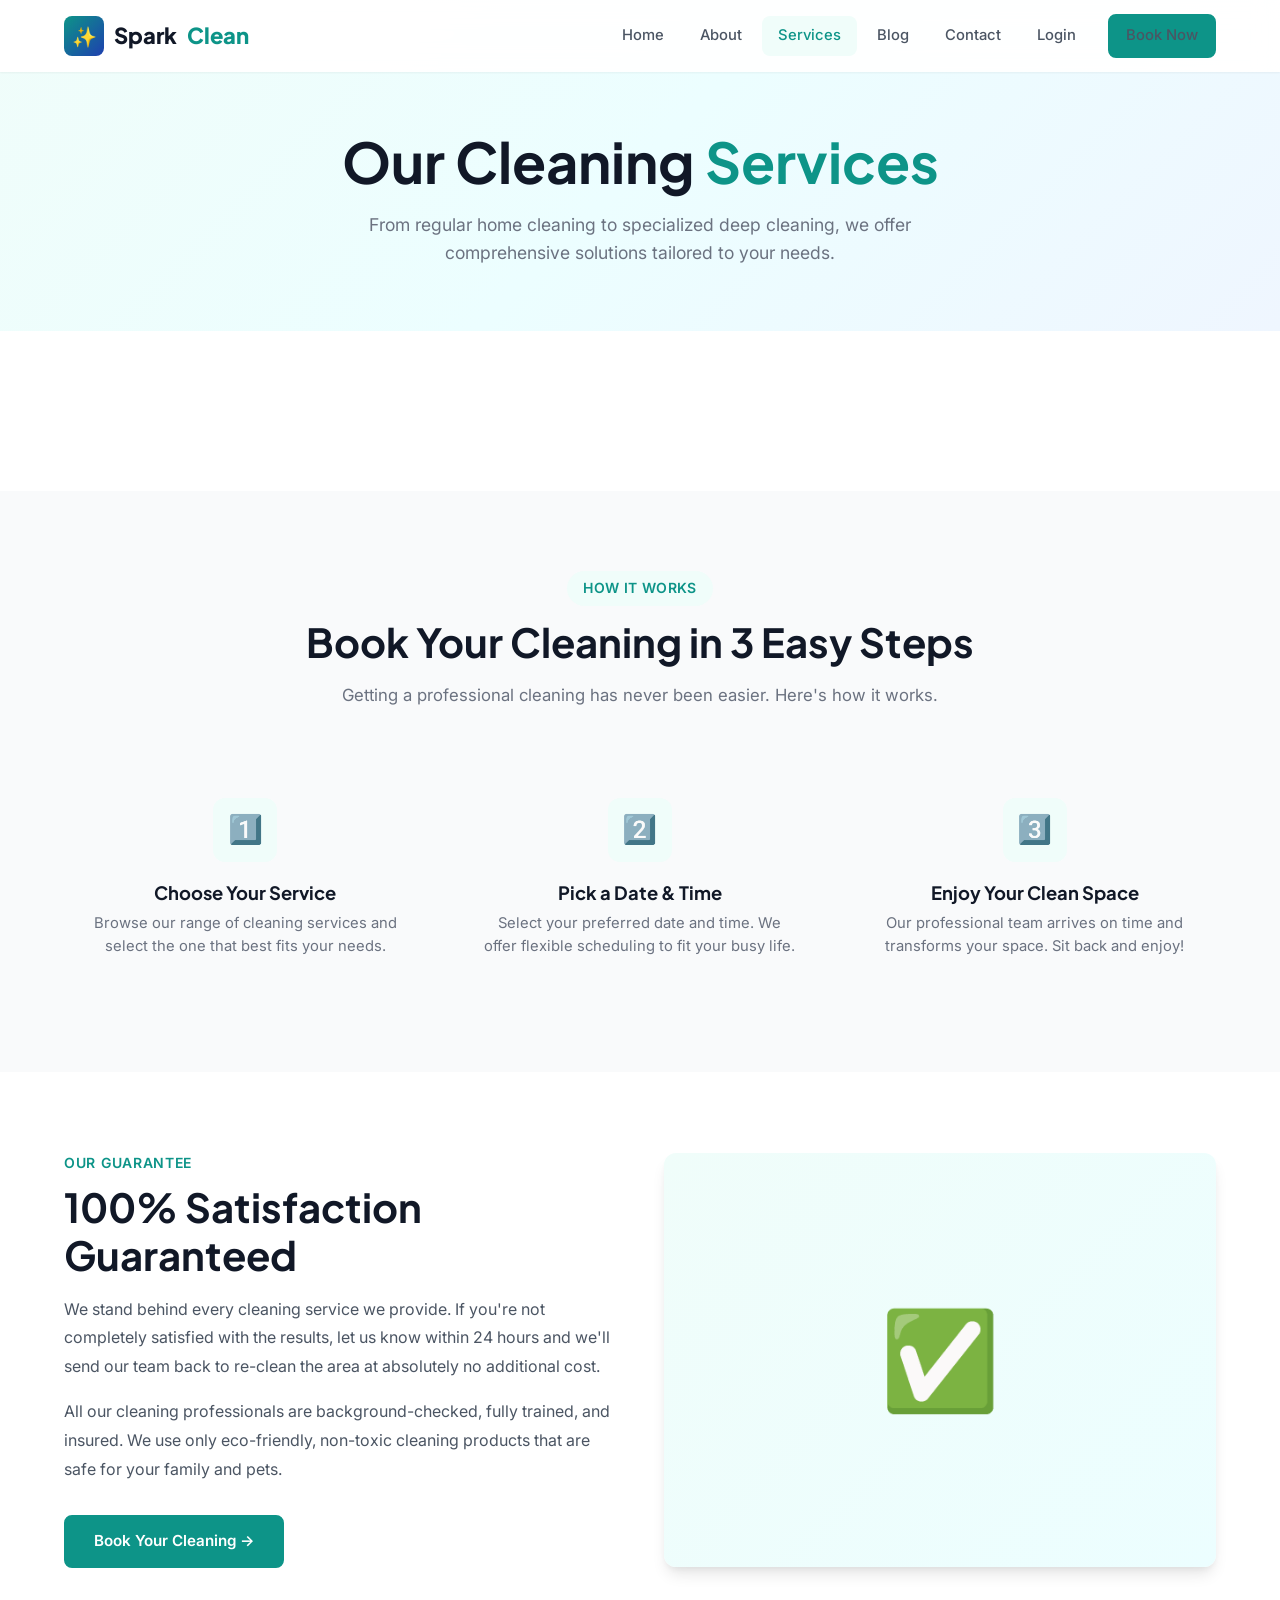
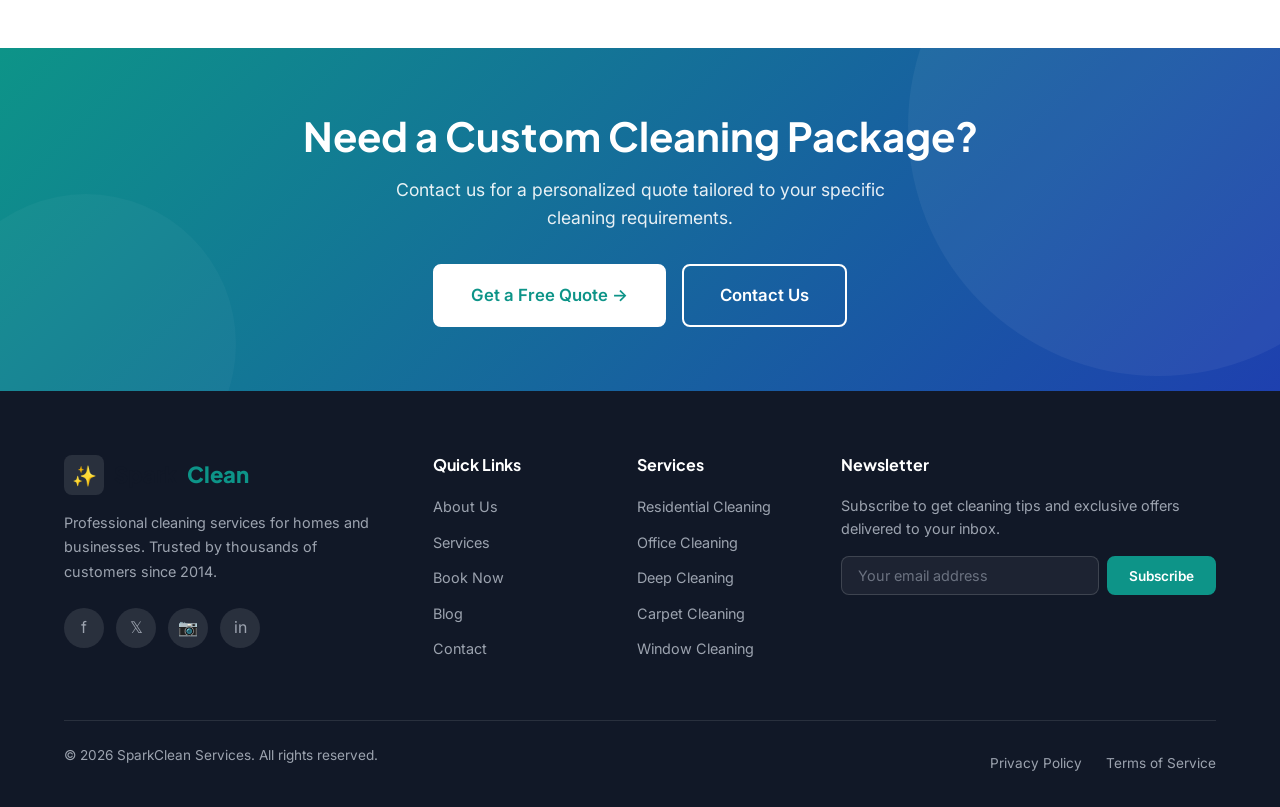
<file: sparkclean/services.html>
<!DOCTYPE html>
<html lang="en">
<head>
  <meta charset="UTF-8">
  <meta name="viewport" content="width=device-width, initial-scale=1.0">
  <meta name="description" content="Explore SparkClean's full range of cleaning services — residential, commercial, deep cleaning, carpet, window, and move-in/move-out cleaning.">
  <title>Our Services — SparkClean Services</title>
  <link rel="preconnect" href="https://fonts.googleapis.com">
  <link href="https://fonts.googleapis.com/css2?family=Inter:wght@400;500;600;700&family=Plus+Jakarta+Sans:wght@600;700;800&display=swap" rel="stylesheet">
  <link rel="stylesheet" href="css/style.css">
  <link rel="icon" href="data:image/svg+xml,<svg xmlns='http://www.w3.org/2000/svg' viewBox='0 0 100 100'><text y='.9em' font-size='90'>✨</text></svg>">
</head>
<body>

  <!-- Header -->
  <header class="header">
    <nav class="navbar">
      <a href="index.html" class="logo">
        <div class="logo-icon">✨</div>
        Spark<span>Clean</span>
      </a>
      <div class="nav-links">
        <a href="index.html">Home</a>
        <a href="about.html">About</a>
        <a href="services.html" class="active">Services</a>
        <a href="blog.html">Blog</a>
        <a href="contact.html">Contact</a>
        <a href="login.html">Login</a>
        <div class="nav-cta">
          <a href="booking.html" class="btn btn-primary">Book Now</a>
        </div>
      </div>
      <button class="mobile-toggle" aria-label="Toggle menu">
        <span></span><span></span><span></span>
      </button>
    </nav>
  </header>

  <!-- Services Hero -->
  <section class="services-hero">
    <div class="container">
      <h1 class="animate-on-scroll">Our Cleaning <span class="text-primary">Services</span></h1>
      <p class="animate-on-scroll delay-1">From regular home cleaning to specialized deep cleaning, we offer comprehensive solutions tailored to your needs.</p>
    </div>
  </section>

  <!-- All Services -->
  <section class="section">
    <div class="container">
      <div class="services-grid" id="all-services-grid">
        <!-- Populated by JS -->
      </div>
    </div>
  </section>

  <!-- How It Works -->
  <section class="section section-alt">
    <div class="container">
      <div class="section-header animate-on-scroll">
        <span class="subtitle">How It Works</span>
        <h2>Book Your Cleaning in 3 Easy Steps</h2>
        <p>Getting a professional cleaning has never been easier. Here's how it works.</p>
      </div>
      <div class="why-grid">
        <div class="why-card animate-on-scroll">
          <div class="why-icon">1️⃣</div>
          <h3>Choose Your Service</h3>
          <p>Browse our range of cleaning services and select the one that best fits your needs.</p>
        </div>
        <div class="why-card animate-on-scroll delay-1">
          <div class="why-icon">2️⃣</div>
          <h3>Pick a Date & Time</h3>
          <p>Select your preferred date and time. We offer flexible scheduling to fit your busy life.</p>
        </div>
        <div class="why-card animate-on-scroll delay-2">
          <div class="why-icon">3️⃣</div>
          <h3>Enjoy Your Clean Space</h3>
          <p>Our professional team arrives on time and transforms your space. Sit back and enjoy!</p>
        </div>
      </div>
    </div>
  </section>

  <!-- Service Guarantee -->
  <section class="section">
    <div class="container">
      <div class="about-story-grid">
        <div class="about-story-content animate-on-scroll">
          <div class="story-label">Our Guarantee</div>
          <h2>100% Satisfaction Guaranteed</h2>
          <p>We stand behind every cleaning service we provide. If you're not completely satisfied with the results, let us know within 24 hours and we'll send our team back to re-clean the area at absolutely no additional cost.</p>
          <p>All our cleaning professionals are background-checked, fully trained, and insured. We use only eco-friendly, non-toxic cleaning products that are safe for your family and pets.</p>
          <a href="booking.html" class="btn btn-primary" style="margin-top:1rem;">Book Your Cleaning →</a>
        </div>
        <div class="about-story-image animate-on-scroll delay-1">
          ✅
        </div>
      </div>
    </div>
  </section>

  <!-- CTA -->
  <section class="cta-section">
    <div class="container">
      <div class="cta-content animate-on-scroll">
        <h2>Need a Custom Cleaning Package?</h2>
        <p>Contact us for a personalized quote tailored to your specific cleaning requirements.</p>
        <div class="cta-buttons">
          <a href="booking.html" class="btn btn-white btn-lg">Get a Free Quote →</a>
          <a href="contact.html" class="btn btn-outline btn-lg">Contact Us</a>
        </div>
      </div>
    </div>
  </section>

  <!-- Footer -->
  <footer class="footer">
    <div class="container">
      <div class="footer-grid">
        <div class="footer-brand">
          <a href="index.html" class="logo">
            <div class="logo-icon">✨</div>
            Spark<span>Clean</span>
          </a>
          <p>Professional cleaning services for homes and businesses. Trusted by thousands of customers since 2014.</p>
          <div class="footer-social">
            <a href="#" aria-label="Facebook">f</a>
            <a href="#" aria-label="Twitter">𝕏</a>
            <a href="#" aria-label="Instagram">📷</a>
            <a href="#" aria-label="LinkedIn">in</a>
          </div>
        </div>
        <div>
          <h4>Quick Links</h4>
          <ul class="footer-links">
            <li><a href="about.html">About Us</a></li>
            <li><a href="services.html">Services</a></li>
            <li><a href="booking.html">Book Now</a></li>
            <li><a href="blog.html">Blog</a></li>
            <li><a href="contact.html">Contact</a></li>
          </ul>
        </div>
        <div>
          <h4>Services</h4>
          <ul class="footer-links">
            <li><a href="services.html">Residential Cleaning</a></li>
            <li><a href="services.html">Office Cleaning</a></li>
            <li><a href="services.html">Deep Cleaning</a></li>
            <li><a href="services.html">Carpet Cleaning</a></li>
            <li><a href="services.html">Window Cleaning</a></li>
          </ul>
        </div>
        <div class="footer-newsletter">
          <h4>Newsletter</h4>
          <p>Subscribe to get cleaning tips and exclusive offers delivered to your inbox.</p>
          <form class="newsletter-form" onsubmit="event.preventDefault(); showToast('Subscribed!', 'You have been added to our mailing list.', 'success'); this.reset();">
            <input type="email" placeholder="Your email address" required>
            <button type="submit" class="btn btn-primary btn-sm">Subscribe</button>
          </form>
        </div>
      </div>
      <div class="footer-bottom">
        <p>&copy; 2026 SparkClean Services. All rights reserved.</p>
        <div class="footer-bottom-links">
          <a href="#">Privacy Policy</a>
          <a href="#">Terms of Service</a>
        </div>
      </div>
    </div>
  </footer>

  <button class="back-to-top" aria-label="Back to top">↑</button>
  <script src="js/main.js"></script>
  <script>
    document.addEventListener('DOMContentLoaded', () => {
      const services = JSON.parse(getServices());
      const grid = document.getElementById('all-services-grid');
      if (grid) {
        const descriptions = {
          'Residential Cleaning': 'Our residential cleaning covers every room in your home. We dust, vacuum, mop, sanitize kitchens and bathrooms, and make your living spaces shine. Regular or one-time service available.',
          'Office Cleaning': 'Keep your workplace pristine and productive. Our commercial cleaning team handles everything from desks and meeting rooms to break rooms and restrooms. Flexible scheduling to minimize disruption.',
          'Deep Cleaning': 'Our deep cleaning service goes beyond the surface. We clean inside appliances, scrub grout, dust high corners, and sanitize every nook and cranny. Perfect for seasonal refreshes.',
          'Carpet Cleaning': 'Professional carpet cleaning using hot water extraction and eco-friendly solutions. We remove deep stains, allergens, and odors, extending the life of your carpets.',
          'Window Cleaning': 'Crystal-clear windows inside and out. Our team uses professional-grade equipment to clean windows of any height, leaving them streak-free and sparkling.',
          'Move-in/Move-out Cleaning': 'Moving is stressful enough. Let us handle the cleaning. We ensure your old space is spotless for handover and your new home is fresh and ready for you.'
        };
        
        grid.innerHTML = services.map((s, i) => `
          <div class="service-card animate-on-scroll delay-${(i % 3) + 1}">
            <div class="service-card-image">
              <div class="service-img-placeholder">${s.icon}</div>
            </div>
            <div class="service-card-body">
              <h3>${s.name}</h3>
              <p>${descriptions[s.name] || s.description}</p>
              <div class="service-price">
                <div class="price">$${s.price} <span>starting / ${s.priceUnit}</span></div>
                <a href="booking.html" class="btn btn-primary btn-sm">Book Now</a>
              </div>
            </div>
          </div>
        `).join('');
        
        initScrollAnimations();
      }
    });
  </script>
</body>
</html>
</file>
<file: sparkclean/css/style.css>
/* ============================================
   SPARKCLEAN SERVICES - Main Stylesheet
   Modern Professional Cleaning Company Website
   ============================================ */

/* ---------- CSS Variables ---------- */
:root {
  --primary: #0d9488;
  --primary-dark: #0f766e;
  --primary-light: #99f6e4;
  --primary-bg: #f0fdfa;
  --secondary: #1e40af;
  --secondary-dark: #1e3a8a;
  --secondary-light: #93c5fd;
  --accent: #f59e0b;
  --accent-dark: #d97706;
  --white: #ffffff;
  --gray-50: #f9fafb;
  --gray-100: #f3f4f6;
  --gray-200: #e5e7eb;
  --gray-300: #d1d5db;
  --gray-400: #9ca3af;
  --gray-500: #6b7280;
  --gray-600: #4b5563;
  --gray-700: #374151;
  --gray-800: #1f2937;
  --gray-900: #111827;
  --success: #10b981;
  --error: #ef4444;
  --warning: #f59e0b;
  --shadow-sm: 0 1px 2px rgba(0,0,0,.05);
  --shadow: 0 1px 3px rgba(0,0,0,.1), 0 1px 2px rgba(0,0,0,.06);
  --shadow-md: 0 4px 6px -1px rgba(0,0,0,.1), 0 2px 4px -1px rgba(0,0,0,.06);
  --shadow-lg: 0 10px 15px -3px rgba(0,0,0,.1), 0 4px 6px -2px rgba(0,0,0,.05);
  --shadow-xl: 0 20px 25px -5px rgba(0,0,0,.1), 0 10px 10px -5px rgba(0,0,0,.04);
  --radius-sm: .375rem;
  --radius: .5rem;
  --radius-lg: .75rem;
  --radius-xl: 1rem;
  --radius-full: 9999px;
  --transition: all .3s ease;
  --font-sans: 'Inter', -apple-system, BlinkMacSystemFont, 'Segoe UI', sans-serif;
  --font-heading: 'Plus Jakarta Sans', var(--font-sans);
  --container: 1200px;
}

/* ---------- Reset & Base ---------- */
*, *::before, *::after { box-sizing: border-box; margin: 0; padding: 0; }
html { scroll-behavior: smooth; font-size: 16px; }
body {
  font-family: var(--font-sans);
  color: var(--gray-700);
  background: var(--white);
  line-height: 1.6;
  overflow-x: hidden;
}
img { max-width: 100%; height: auto; display: block; }
a { text-decoration: none; color: inherit; transition: var(--transition); }
ul, ol { list-style: none; }
h1, h2, h3, h4, h5, h6 {
  font-family: var(--font-heading);
  color: var(--gray-900);
  line-height: 1.2;
  font-weight: 700;
}
h1 { font-size: clamp(2rem, 5vw, 3.5rem); }
h2 { font-size: clamp(1.5rem, 4vw, 2.5rem); }
h3 { font-size: clamp(1.25rem, 3vw, 1.75rem); }
h4 { font-size: 1.25rem; }
p { margin-bottom: 1rem; }
input, textarea, select, button {
  font-family: inherit;
  font-size: inherit;
}

/* ---------- Utility Classes ---------- */
.container { max-width: var(--container); margin: 0 auto; padding: 0 1.5rem; }
.section { padding: 5rem 0; }
.section-alt { background: var(--gray-50); }
.text-center { text-align: center; }
.text-primary { color: var(--primary); }
.text-secondary { color: var(--secondary); }
.text-accent { color: var(--accent); }
.text-gray { color: var(--gray-500); }
.mb-1 { margin-bottom: .5rem; }
.mb-2 { margin-bottom: 1rem; }
.mb-3 { margin-bottom: 1.5rem; }
.mb-4 { margin-bottom: 2rem; }
.mb-5 { margin-bottom: 3rem; }

.section-header {
  text-align: center;
  margin-bottom: 3.5rem;
}
.section-header .subtitle {
  display: inline-block;
  background: var(--primary-bg);
  color: var(--primary);
  padding: .375rem 1rem;
  border-radius: var(--radius-full);
  font-size: .875rem;
  font-weight: 600;
  margin-bottom: .75rem;
  letter-spacing: .025em;
  text-transform: uppercase;
}
.section-header h2 {
  margin-bottom: 1rem;
}
.section-header p {
  max-width: 600px;
  margin: 0 auto;
  color: var(--gray-500);
  font-size: 1.05rem;
}

/* ---------- Buttons ---------- */
.btn {
  display: inline-flex;
  align-items: center;
  justify-content: center;
  gap: .5rem;
  padding: .75rem 1.75rem;
  border-radius: var(--radius);
  font-weight: 600;
  font-size: .95rem;
  border: 2px solid transparent;
  cursor: pointer;
  transition: var(--transition);
  white-space: nowrap;
}
.btn:hover { transform: translateY(-2px); box-shadow: var(--shadow-lg); }
.btn-primary {
  background: var(--primary);
  color: var(--white);
  border-color: var(--primary);
}
.btn-primary:hover {
  background: var(--primary-dark);
  border-color: var(--primary-dark);
}
.btn-secondary {
  background: var(--secondary);
  color: var(--white);
  border-color: var(--secondary);
}
.btn-secondary:hover {
  background: var(--secondary-dark);
  border-color: var(--secondary-dark);
}
.btn-outline {
  background: transparent;
  color: var(--white);
  border-color: var(--white);
}
.btn-outline:hover {
  background: var(--white);
  color: var(--primary);
}
.btn-outline-primary {
  background: transparent;
  color: var(--primary);
  border-color: var(--primary);
}
.btn-outline-primary:hover {
  background: var(--primary);
  color: var(--white);
}
.btn-white {
  background: var(--white);
  color: var(--primary);
  border-color: var(--white);
}
.btn-white:hover {
  background: var(--primary-bg);
  color: var(--primary-dark);
}
.btn-lg { padding: 1rem 2.25rem; font-size: 1.05rem; }
.btn-sm { padding: .5rem 1.25rem; font-size: .85rem; }
.btn-icon {
  width: 2.75rem;
  height: 2.75rem;
  padding: 0;
  border-radius: var(--radius-full);
}

/* ---------- Cards ---------- */
.card {
  background: var(--white);
  border-radius: var(--radius-lg);
  box-shadow: var(--shadow);
  overflow: hidden;
  transition: var(--transition);
}
.card:hover {
  transform: translateY(-4px);
  box-shadow: var(--shadow-xl);
}
.card-body { padding: 1.5rem; }

/* ---------- Form Styles ---------- */
.form-group { margin-bottom: 1.25rem; }
.form-group label {
  display: block;
  font-weight: 600;
  font-size: .875rem;
  color: var(--gray-700);
  margin-bottom: .375rem;
}
.form-control {
  width: 100%;
  padding: .75rem 1rem;
  border: 2px solid var(--gray-200);
  border-radius: var(--radius);
  font-size: .95rem;
  color: var(--gray-800);
  background: var(--white);
  transition: var(--transition);
}
.form-control:focus {
  outline: none;
  border-color: var(--primary);
  box-shadow: 0 0 0 3px rgba(13,148,136,.15);
}
.form-control::placeholder { color: var(--gray-400); }
textarea.form-control { resize: vertical; min-height: 120px; }
select.form-control {
  appearance: none;
  background-image: url("data:image/svg+xml,%3Csvg xmlns='http://www.w3.org/2000/svg' width='20' height='20' viewBox='0 0 24 24' fill='none' stroke='%236b7280' stroke-width='2'%3E%3Cpath d='M6 9l6 6 6-6'/%3E%3C/svg%3E");
  background-repeat: no-repeat;
  background-position: right 1rem center;
  padding-right: 2.5rem;
}

/* ---------- Header / Navbar ---------- */
.header {
  position: fixed;
  top: 0;
  left: 0;
  right: 0;
  z-index: 1000;
  background: rgba(255,255,255,.95);
  backdrop-filter: blur(12px);
  -webkit-backdrop-filter: blur(12px);
  box-shadow: var(--shadow-sm);
  transition: var(--transition);
}
.header.scrolled { box-shadow: var(--shadow-md); }
.navbar {
  display: flex;
  align-items: center;
  justify-content: space-between;
  padding: .875rem 1.5rem;
  max-width: var(--container);
  margin: 0 auto;
}
.logo {
  display: flex;
  align-items: center;
  gap: .625rem;
  font-family: var(--font-heading);
  font-size: 1.375rem;
  font-weight: 800;
  color: var(--gray-900);
}
.logo .logo-icon {
  width: 40px;
  height: 40px;
  background: linear-gradient(135deg, var(--primary), var(--secondary));
  border-radius: var(--radius);
  display: flex;
  align-items: center;
  justify-content: center;
  color: var(--white);
  font-size: 1.25rem;
}
.logo span { color: var(--primary); }
.nav-links {
  display: flex;
  align-items: center;
  gap: .25rem;
}
.nav-links a {
  padding: .5rem 1rem;
  font-weight: 500;
  color: var(--gray-600);
  border-radius: var(--radius);
  font-size: .925rem;
}
.nav-links a:hover,
.nav-links a.active {
  color: var(--primary);
  background: var(--primary-bg);
}
.nav-cta { margin-left: .75rem; }
.mobile-toggle {
  display: none;
  background: none;
  border: none;
  cursor: pointer;
  padding: .5rem;
  flex-direction: column;
  gap: 5px;
}
.mobile-toggle span {
  width: 24px;
  height: 2.5px;
  background: var(--gray-700);
  border-radius: 2px;
  transition: var(--transition);
}
.mobile-toggle.active span:nth-child(1) { transform: rotate(45deg) translate(5px, 5px); }
.mobile-toggle.active span:nth-child(2) { opacity: 0; }
.mobile-toggle.active span:nth-child(3) { transform: rotate(-45deg) translate(5px, -5px); }

/* ---------- Hero Section ---------- */
.hero {
  position: relative;
  min-height: 100vh;
  display: flex;
  align-items: center;
  padding-top: 5rem;
  overflow: hidden;
  background: linear-gradient(135deg, #f0fdfa 0%, #ecfeff 50%, #eff6ff 100%);
}
.hero::before {
  content: '';
  position: absolute;
  top: -50%;
  right: -20%;
  width: 80%;
  height: 150%;
  background: radial-gradient(circle, rgba(13,148,136,.06) 0%, transparent 70%);
  pointer-events: none;
}
.hero-grid {
  display: grid;
  grid-template-columns: 1fr 1fr;
  gap: 3rem;
  align-items: center;
}
.hero-content { position: relative; z-index: 2; }
.hero-badge {
  display: inline-flex;
  align-items: center;
  gap: .5rem;
  background: var(--white);
  padding: .5rem 1rem;
  border-radius: var(--radius-full);
  box-shadow: var(--shadow);
  font-size: .85rem;
  font-weight: 600;
  color: var(--primary);
  margin-bottom: 1.5rem;
}
.hero-badge .dot {
  width: 8px;
  height: 8px;
  background: var(--success);
  border-radius: 50%;
  animation: pulse 2s infinite;
}
.hero h1 {
  margin-bottom: 1.25rem;
  letter-spacing: -.02em;
}
.hero h1 .highlight {
  color: var(--primary);
  position: relative;
}
.hero h1 .highlight::after {
  content: '';
  position: absolute;
  bottom: 2px;
  left: 0;
  width: 100%;
  height: 8px;
  background: var(--primary-light);
  z-index: -1;
  border-radius: 4px;
}
.hero-description {
  font-size: 1.125rem;
  color: var(--gray-500);
  margin-bottom: 2rem;
  max-width: 540px;
  line-height: 1.7;
}
.hero-buttons { display: flex; gap: 1rem; flex-wrap: wrap; margin-bottom: 2.5rem; }
.hero-stats {
  display: flex;
  gap: 2.5rem;
}
.hero-stat { text-align: center; }
.hero-stat-number {
  font-size: 2rem;
  font-weight: 800;
  color: var(--primary);
  font-family: var(--font-heading);
}
.hero-stat-label {
  font-size: .825rem;
  color: var(--gray-500);
  font-weight: 500;
}
.hero-image {
  position: relative;
  z-index: 2;
}
.hero-image-main {
  border-radius: var(--radius-xl);
  overflow: hidden;
  box-shadow: var(--shadow-xl);
  position: relative;
  background: linear-gradient(135deg, var(--primary), var(--secondary));
  aspect-ratio: 4/3;
  display: flex;
  align-items: center;
  justify-content: center;
}
.hero-image-main .hero-illustration {
  color: var(--white);
  font-size: 8rem;
  opacity: .9;
}
.hero-float-card {
  position: absolute;
  background: var(--white);
  padding: 1rem 1.25rem;
  border-radius: var(--radius-lg);
  box-shadow: var(--shadow-lg);
  animation: float 3s ease-in-out infinite;
}
.hero-float-card.card-1 { bottom: -1.5rem; left: -1.5rem; }
.hero-float-card.card-2 { top: 1.5rem; right: -1rem; animation-delay: 1.5s; }
.hero-float-card .float-icon {
  width: 2.5rem;
  height: 2.5rem;
  border-radius: var(--radius);
  display: flex;
  align-items: center;
  justify-content: center;
  margin-bottom: .375rem;
  font-size: 1.25rem;
}
.hero-float-card .float-label { font-size: .75rem; color: var(--gray-500); }
.hero-float-card .float-value { font-weight: 700; color: var(--gray-800); font-size: 1rem; }

/* ---------- Services Preview ---------- */
.services-grid {
  display: grid;
  grid-template-columns: repeat(auto-fit, minmax(280px, 1fr));
  gap: 1.5rem;
}
.service-card {
  background: var(--white);
  border-radius: var(--radius-lg);
  box-shadow: var(--shadow);
  overflow: hidden;
  transition: var(--transition);
  border: 1px solid var(--gray-100);
}
.service-card:hover {
  transform: translateY(-6px);
  box-shadow: var(--shadow-xl);
  border-color: var(--primary-light);
}
.service-card-image {
  height: 200px;
  overflow: hidden;
  position: relative;
}
.service-card-image .service-img-placeholder {
  width: 100%;
  height: 100%;
  display: flex;
  align-items: center;
  justify-content: center;
  font-size: 3.5rem;
  background: linear-gradient(135deg, var(--primary-bg), #ecfeff);
}
.service-card-body { padding: 1.5rem; }
.service-card-body h3 {
  margin-bottom: .5rem;
  font-size: 1.2rem;
}
.service-card-body p {
  color: var(--gray-500);
  font-size: .925rem;
  margin-bottom: 1rem;
}
.service-price {
  display: flex;
  align-items: center;
  justify-content: space-between;
}
.service-price .price {
  font-weight: 700;
  color: var(--primary);
  font-size: 1.1rem;
}
.service-price .price span {
  font-size: .8rem;
  font-weight: 500;
  color: var(--gray-400);
}
.service-card-link {
  display: inline-flex;
  align-items: center;
  gap: .375rem;
  color: var(--primary);
  font-weight: 600;
  font-size: .9rem;
}
.service-card-link:hover { gap: .625rem; }

/* ---------- Why Choose Us ---------- */
.why-grid {
  display: grid;
  grid-template-columns: repeat(auto-fit, minmax(250px, 1fr));
  gap: 2rem;
}
.why-card {
  text-align: center;
  padding: 2rem 1.5rem;
  border-radius: var(--radius-lg);
  transition: var(--transition);
  border: 1px solid transparent;
}
.why-card:hover {
  background: var(--white);
  box-shadow: var(--shadow-lg);
  border-color: var(--gray-100);
  transform: translateY(-4px);
}
.why-icon {
  width: 4rem;
  height: 4rem;
  border-radius: var(--radius-lg);
  display: flex;
  align-items: center;
  justify-content: center;
  font-size: 1.75rem;
  margin: 0 auto 1.25rem;
  background: var(--primary-bg);
  color: var(--primary);
}
.why-card h3 { margin-bottom: .5rem; font-size: 1.15rem; }
.why-card p { color: var(--gray-500); font-size: .925rem; margin-bottom: 0; }

/* ---------- Testimonials ---------- */
.testimonials-slider {
  display: grid;
  grid-template-columns: repeat(auto-fit, minmax(320px, 1fr));
  gap: 1.5rem;
}
.testimonial-card {
  background: var(--white);
  border-radius: var(--radius-lg);
  padding: 2rem;
  box-shadow: var(--shadow);
  border: 1px solid var(--gray-100);
  transition: var(--transition);
}
.testimonial-card:hover {
  transform: translateY(-4px);
  box-shadow: var(--shadow-lg);
}
.testimonial-stars {
  color: var(--accent);
  font-size: 1rem;
  margin-bottom: 1rem;
}
.testimonial-text {
  font-style: italic;
  color: var(--gray-600);
  margin-bottom: 1.5rem;
  font-size: .95rem;
  line-height: 1.7;
}
.testimonial-author {
  display: flex;
  align-items: center;
  gap: 1rem;
}
.testimonial-avatar {
  width: 3rem;
  height: 3rem;
  border-radius: var(--radius-full);
  display: flex;
  align-items: center;
  justify-content: center;
  font-weight: 700;
  font-size: 1rem;
  color: var(--white);
}
.testimonial-info h4 {
  font-size: 1rem;
  margin-bottom: .125rem;
}
.testimonial-info p {
  font-size: .8rem;
  color: var(--gray-400);
  margin-bottom: 0;
}

/* ---------- CTA Section ---------- */
.cta-section {
  background: linear-gradient(135deg, var(--primary), var(--secondary));
  color: var(--white);
  padding: 4rem 0;
  position: relative;
  overflow: hidden;
}
.cta-section::before {
  content: '';
  position: absolute;
  top: -50%;
  right: -10%;
  width: 500px;
  height: 500px;
  background: rgba(255,255,255,.05);
  border-radius: 50%;
}
.cta-section::after {
  content: '';
  position: absolute;
  bottom: -30%;
  left: -5%;
  width: 300px;
  height: 300px;
  background: rgba(255,255,255,.03);
  border-radius: 50%;
}
.cta-content {
  text-align: center;
  position: relative;
  z-index: 2;
}
.cta-content h2 {
  color: var(--white);
  margin-bottom: 1rem;
}
.cta-content p {
  opacity: .9;
  font-size: 1.1rem;
  margin-bottom: 2rem;
  max-width: 500px;
  margin-left: auto;
  margin-right: auto;
}
.cta-buttons { display: flex; gap: 1rem; justify-content: center; flex-wrap: wrap; }

/* ---------- Stats Section ---------- */
.stats-grid {
  display: grid;
  grid-template-columns: repeat(auto-fit, minmax(200px, 1fr));
  gap: 2rem;
}
.stat-card {
  text-align: center;
  padding: 2rem;
}
.stat-number {
  font-size: 2.75rem;
  font-weight: 800;
  color: var(--primary);
  font-family: var(--font-heading);
  margin-bottom: .25rem;
}
.stat-label {
  color: var(--gray-500);
  font-size: .95rem;
  font-weight: 500;
}

/* ---------- Blog Cards ---------- */
.blog-grid {
  display: grid;
  grid-template-columns: repeat(auto-fit, minmax(320px, 1fr));
  gap: 1.5rem;
}
.blog-card {
  background: var(--white);
  border-radius: var(--radius-lg);
  box-shadow: var(--shadow);
  overflow: hidden;
  transition: var(--transition);
  border: 1px solid var(--gray-100);
}
.blog-card:hover {
  transform: translateY(-4px);
  box-shadow: var(--shadow-lg);
}
.blog-card-image {
  height: 200px;
  overflow: hidden;
}
.blog-card-image .blog-img-placeholder {
  width: 100%;
  height: 100%;
  display: flex;
  align-items: center;
  justify-content: center;
  font-size: 3rem;
  background: linear-gradient(135deg, var(--primary-bg), #ecfeff);
}
.blog-card-body { padding: 1.5rem; }
.blog-card-meta {
  display: flex;
  align-items: center;
  gap: 1rem;
  font-size: .8rem;
  color: var(--gray-400);
  margin-bottom: .75rem;
}
.blog-card-meta span { display: flex; align-items: center; gap: .25rem; }
.blog-tag {
  display: inline-block;
  background: var(--primary-bg);
  color: var(--primary);
  padding: .2rem .625rem;
  border-radius: var(--radius-full);
  font-size: .75rem;
  font-weight: 600;
}
.blog-card-body h3 {
  font-size: 1.15rem;
  margin-bottom: .5rem;
}
.blog-card-body h3 a:hover { color: var(--primary); }
.blog-card-body p {
  color: var(--gray-500);
  font-size: .9rem;
}
.blog-read-more {
  display: inline-flex;
  align-items: center;
  gap: .375rem;
  color: var(--primary);
  font-weight: 600;
  font-size: .9rem;
}
.blog-read-more:hover { gap: .625rem; }

/* ---------- Contact ---------- */
.contact-grid {
  display: grid;
  grid-template-columns: 1fr 1fr;
  gap: 3rem;
}
.contact-info-cards { display: flex; flex-direction: column; gap: 1.25rem; margin-bottom: 2rem; }
.contact-info-card {
  display: flex;
  align-items: flex-start;
  gap: 1rem;
  padding: 1.25rem;
  background: var(--white);
  border-radius: var(--radius-lg);
  box-shadow: var(--shadow);
  border: 1px solid var(--gray-100);
  transition: var(--transition);
}
.contact-info-card:hover {
  border-color: var(--primary-light);
  transform: translateX(4px);
}
.contact-info-icon {
  width: 3rem;
  height: 3rem;
  border-radius: var(--radius);
  display: flex;
  align-items: center;
  justify-content: center;
  font-size: 1.25rem;
  flex-shrink: 0;
  background: var(--primary-bg);
  color: var(--primary);
}
.contact-info-text h4 { font-size: .95rem; margin-bottom: .25rem; }
.contact-info-text p { color: var(--gray-500); font-size: .9rem; margin-bottom: 0; }
.map-container {
  width: 100%;
  height: 300px;
  border-radius: var(--radius-lg);
  overflow: hidden;
  margin-top: 2rem;
  background: var(--gray-100);
  display: flex;
  align-items: center;
  justify-content: center;
  border: 2px solid var(--gray-200);
}
.map-container iframe { width: 100%; height: 100%; border: none; }
.contact-form-wrapper {
  background: var(--white);
  padding: 2rem;
  border-radius: var(--radius-lg);
  box-shadow: var(--shadow-lg);
  border: 1px solid var(--gray-100);
}

/* ---------- Booking Form ---------- */
.booking-grid {
  display: grid;
  grid-template-columns: 1fr 1.2fr;
  gap: 3rem;
  align-items: start;
}
.booking-info {
  position: sticky;
  top: 6rem;
}
.booking-info-card {
  background: linear-gradient(135deg, var(--primary), var(--secondary));
  color: var(--white);
  padding: 2.5rem;
  border-radius: var(--radius-lg);
  margin-bottom: 1.5rem;
}
.booking-info-card h3 {
  color: var(--white);
  margin-bottom: 1rem;
}
.booking-info-card p { opacity: .9; }
.booking-steps { display: flex; flex-direction: column; gap: 1.5rem; margin-top: 2rem; }
.booking-step {
  display: flex;
  align-items: flex-start;
  gap: 1rem;
}
.booking-step-number {
  width: 2.5rem;
  height: 2.5rem;
  border-radius: var(--radius-full);
  background: rgba(255,255,255,.2);
  display: flex;
  align-items: center;
  justify-content: center;
  font-weight: 700;
  flex-shrink: 0;
}
.booking-step-text h4 { color: var(--white); font-size: 1rem; margin-bottom: .25rem; }
.booking-step-text p { opacity: .8; font-size: .875rem; margin-bottom: 0; }
.booking-form-card {
  background: var(--white);
  padding: 2.5rem;
  border-radius: var(--radius-lg);
  box-shadow: var(--shadow-lg);
  border: 1px solid var(--gray-100);
}
.booking-form-card h3 {
  margin-bottom: .5rem;
}
.booking-form-card > p {
  color: var(--gray-500);
  margin-bottom: 2rem;
}
.form-row {
  display: grid;
  grid-template-columns: 1fr 1fr;
  gap: 1rem;
}

/* ---------- About Page ---------- */
.about-hero {
  padding: 8rem 0 4rem;
  background: linear-gradient(135deg, #f0fdfa 0%, #ecfeff 50%, #eff6ff 100%);
  text-align: center;
}
.about-hero h1 { margin-bottom: 1rem; }
.about-hero p { max-width: 600px; margin: 0 auto; color: var(--gray-500); font-size: 1.1rem; }

.about-story-grid {
  display: grid;
  grid-template-columns: 1fr 1fr;
  gap: 3rem;
  align-items: center;
}
.about-story-image {
  aspect-ratio: 4/3;
  border-radius: var(--radius-lg);
  overflow: hidden;
  background: linear-gradient(135deg, var(--primary-bg), #ecfeff);
  display: flex;
  align-items: center;
  justify-content: center;
  font-size: 6rem;
  box-shadow: var(--shadow-lg);
}
.about-story-content .story-label {
  color: var(--primary);
  font-weight: 600;
  font-size: .875rem;
  text-transform: uppercase;
  letter-spacing: .05em;
  margin-bottom: .5rem;
}
.about-story-content h2 { margin-bottom: 1rem; }
.about-story-content p { color: var(--gray-600); line-height: 1.8; }

.values-grid {
  display: grid;
  grid-template-columns: repeat(auto-fit, minmax(240px, 1fr));
  gap: 1.5rem;
}
.value-card {
  text-align: center;
  padding: 2rem;
  background: var(--white);
  border-radius: var(--radius-lg);
  box-shadow: var(--shadow);
  border: 1px solid var(--gray-100);
  transition: var(--transition);
}
.value-card:hover {
  transform: translateY(-4px);
  box-shadow: var(--shadow-lg);
  border-color: var(--primary-light);
}
.value-icon {
  width: 4rem;
  height: 4rem;
  border-radius: var(--radius-lg);
  display: flex;
  align-items: center;
  justify-content: center;
  font-size: 1.75rem;
  margin: 0 auto 1.25rem;
  background: var(--primary-bg);
  color: var(--primary);
}
.value-card h3 { font-size: 1.1rem; margin-bottom: .5rem; }
.value-card p { color: var(--gray-500); font-size: .9rem; margin-bottom: 0; }

.team-grid {
  display: grid;
  grid-template-columns: repeat(auto-fit, minmax(240px, 1fr));
  gap: 2rem;
}
.team-card {
  text-align: center;
  background: var(--white);
  border-radius: var(--radius-lg);
  box-shadow: var(--shadow);
  overflow: hidden;
  transition: var(--transition);
  border: 1px solid var(--gray-100);
}
.team-card:hover {
  transform: translateY(-4px);
  box-shadow: var(--shadow-lg);
}
.team-avatar {
  width: 100%;
  height: 280px;
  display: flex;
  align-items: center;
  justify-content: center;
  font-size: 5rem;
  background: linear-gradient(135deg, var(--primary-bg), #ecfeff);
}
.team-card-body { padding: 1.5rem; }
.team-card-body h3 { font-size: 1.15rem; margin-bottom: .25rem; }
.team-card-body .role {
  color: var(--primary);
  font-weight: 600;
  font-size: .85rem;
  margin-bottom: .5rem;
}
.team-card-body p { color: var(--gray-500); font-size: .9rem; margin-bottom: 1rem; }
.team-social { display: flex; justify-content: center; gap: .75rem; }
.team-social a {
  width: 2rem;
  height: 2rem;
  border-radius: var(--radius-full);
  background: var(--gray-100);
  display: flex;
  align-items: center;
  justify-content: center;
  color: var(--gray-500);
  font-size: .85rem;
}
.team-social a:hover { background: var(--primary-bg); color: var(--primary); }

.mission-vision-grid {
  display: grid;
  grid-template-columns: 1fr 1fr;
  gap: 2rem;
}
.mv-card {
  padding: 2.5rem;
  border-radius: var(--radius-lg);
  box-shadow: var(--shadow);
  border: 1px solid var(--gray-100);
  background: var(--white);
}
.mv-card .mv-icon {
  width: 3.5rem;
  height: 3.5rem;
  border-radius: var(--radius-lg);
  display: flex;
  align-items: center;
  justify-content: center;
  font-size: 1.5rem;
  margin-bottom: 1.25rem;
}
.mv-card h3 { margin-bottom: 1rem; }
.mv-card p { color: var(--gray-600); margin-bottom: 0; line-height: 1.8; }

/* ---------- Services Page ---------- */
.services-hero {
  padding: 8rem 0 4rem;
  background: linear-gradient(135deg, #f0fdfa 0%, #ecfeff 50%, #eff6ff 100%);
  text-align: center;
}
.services-hero h1 { margin-bottom: 1rem; }
.services-hero p { max-width: 600px; margin: 0 auto; color: var(--gray-500); font-size: 1.1rem; }

/* ---------- Blog Page ---------- */
.blog-hero {
  padding: 8rem 0 4rem;
  background: linear-gradient(135deg, #f0fdfa 0%, #ecfeff 50%, #eff6ff 100%);
  text-align: center;
}
.blog-hero h1 { margin-bottom: 1rem; }
.blog-hero p { max-width: 600px; margin: 0 auto; color: var(--gray-500); font-size: 1.1rem; }

/* ---------- Login / Register ---------- */
.auth-page {
  min-height: 100vh;
  display: flex;
  align-items: center;
  justify-content: center;
  padding: 6rem 1.5rem 2rem;
  background: linear-gradient(135deg, #f0fdfa 0%, #ecfeff 50%, #eff6ff 100%);
}
.auth-card {
  width: 100%;
  max-width: 440px;
  background: var(--white);
  border-radius: var(--radius-lg);
  box-shadow: var(--shadow-xl);
  padding: 2.5rem;
  border: 1px solid var(--gray-100);
}
.auth-logo {
  text-align: center;
  margin-bottom: 2rem;
}
.auth-card h2 {
  text-align: center;
  margin-bottom: .5rem;
}
.auth-card > p {
  text-align: center;
  color: var(--gray-500);
  margin-bottom: 2rem;
}
.auth-divider {
  display: flex;
  align-items: center;
  gap: 1rem;
  margin: 1.5rem 0;
  color: var(--gray-400);
  font-size: .85rem;
}
.auth-divider::before,
.auth-divider::after {
  content: '';
  flex: 1;
  height: 1px;
  background: var(--gray-200);
}
.auth-footer {
  text-align: center;
  margin-top: 1.5rem;
  font-size: .9rem;
  color: var(--gray-500);
}
.auth-footer a { color: var(--primary); font-weight: 600; }
.auth-footer a:hover { text-decoration: underline; }

/* ---------- Admin Dashboard ---------- */
.admin-layout {
  display: flex;
  min-height: 100vh;
  padding-top: 4.5rem;
}
.admin-sidebar {
  width: 260px;
  background: var(--gray-900);
  color: var(--white);
  padding: 2rem 0;
  flex-shrink: 0;
  position: fixed;
  top: 4.5rem;
  left: 0;
  bottom: 0;
  overflow-y: auto;
  z-index: 50;
}
.admin-sidebar-header {
  padding: 0 1.5rem;
  margin-bottom: 2rem;
}
.admin-sidebar-header h3 {
  color: var(--white);
  font-size: 1rem;
}
.admin-sidebar-header p {
  color: var(--gray-400);
  font-size: .8rem;
  margin-bottom: 0;
}
.admin-nav a {
  display: flex;
  align-items: center;
  gap: .75rem;
  padding: .75rem 1.5rem;
  color: var(--gray-400);
  font-size: .9rem;
  font-weight: 500;
  transition: var(--transition);
}
.admin-nav a:hover,
.admin-nav a.active {
  background: rgba(255,255,255,.1);
  color: var(--white);
}
.admin-nav a .nav-icon { width: 1.25rem; text-align: center; }
.admin-main {
  flex: 1;
  margin-left: 260px;
  padding: 2rem;
  background: var(--gray-50);
  min-height: calc(100vh - 4.5rem);
}
.admin-header {
  display: flex;
  align-items: center;
  justify-content: space-between;
  margin-bottom: 2rem;
}
.admin-header h1 {
  font-size: 1.75rem;
}
.admin-stats-grid {
  display: grid;
  grid-template-columns: repeat(auto-fit, minmax(240px, 1fr));
  gap: 1.5rem;
  margin-bottom: 2rem;
}
.admin-stat-card {
  background: var(--white);
  padding: 1.5rem;
  border-radius: var(--radius-lg);
  box-shadow: var(--shadow);
  display: flex;
  align-items: center;
  gap: 1rem;
  border: 1px solid var(--gray-100);
}
.admin-stat-icon {
  width: 3.5rem;
  height: 3.5rem;
  border-radius: var(--radius-lg);
  display: flex;
  align-items: center;
  justify-content: center;
  font-size: 1.5rem;
}
.admin-stat-info h3 {
  font-size: 1.75rem;
  margin-bottom: .125rem;
}
.admin-stat-info p {
  color: var(--gray-500);
  font-size: .85rem;
  margin-bottom: 0;
}
.admin-card {
  background: var(--white);
  border-radius: var(--radius-lg);
  box-shadow: var(--shadow);
  border: 1px solid var(--gray-100);
  margin-bottom: 1.5rem;
}
.admin-card-header {
  display: flex;
  align-items: center;
  justify-content: space-between;
  padding: 1.25rem 1.5rem;
  border-bottom: 1px solid var(--gray-100);
}
.admin-card-header h3 { font-size: 1.1rem; margin-bottom: 0; }
.admin-card-body { padding: 1.5rem; }

/* ---------- Tables ---------- */
.table-wrapper { overflow-x: auto; }
.data-table {
  width: 100%;
  border-collapse: collapse;
}
.data-table th,
.data-table td {
  padding: .875rem 1rem;
  text-align: left;
  font-size: .875rem;
}
.data-table th {
  background: var(--gray-50);
  font-weight: 600;
  color: var(--gray-600);
  border-bottom: 2px solid var(--gray-200);
  white-space: nowrap;
}
.data-table td {
  border-bottom: 1px solid var(--gray-100);
  color: var(--gray-700);
}
.data-table tr:hover td { background: var(--gray-50); }
.status-badge {
  display: inline-flex;
  padding: .25rem .75rem;
  border-radius: var(--radius-full);
  font-size: .75rem;
  font-weight: 600;
}
.status-badge.pending { background: #fef3c7; color: #92400e; }
.status-badge.confirmed { background: #d1fae5; color: #065f46; }
.status-badge.completed { background: #dbeafe; color: #1e40af; }
.status-badge.cancelled { background: #fee2e2; color: #991b1b; }
.table-actions {
  display: flex;
  gap: .5rem;
}
.table-actions button {
  padding: .375rem .75rem;
  border: 1px solid var(--gray-200);
  border-radius: var(--radius-sm);
  background: var(--white);
  color: var(--gray-600);
  font-size: .8rem;
  cursor: pointer;
  transition: var(--transition);
}
.table-actions button:hover { border-color: var(--primary); color: var(--primary); }
.table-actions button.danger:hover { border-color: var(--error); color: var(--error); }

/* ---------- Admin Tabs ---------- */
.admin-tabs {
  display: flex;
  gap: .25rem;
  margin-bottom: 2rem;
  border-bottom: 2px solid var(--gray-200);
  padding-bottom: 0;
}
.admin-tab {
  padding: .75rem 1.25rem;
  font-weight: 500;
  font-size: .9rem;
  color: var(--gray-500);
  cursor: pointer;
  border-bottom: 2px solid transparent;
  margin-bottom: -2px;
  transition: var(--transition);
  background: none;
  border-top: none;
  border-left: none;
  border-right: none;
}
.admin-tab:hover { color: var(--gray-700); }
.admin-tab.active {
  color: var(--primary);
  border-bottom-color: var(--primary);
}

/* ---------- Footer ---------- */
.footer {
  background: var(--gray-900);
  color: var(--gray-400);
  padding: 4rem 0 0;
}
.footer-grid {
  display: grid;
  grid-template-columns: 2fr 1fr 1fr 1.5fr;
  gap: 2.5rem;
  margin-bottom: 3rem;
}
.footer-brand .logo { margin-bottom: 1rem; }
.footer-brand .logo .logo-icon { background: rgba(255,255,255,.1); }
.footer-brand p { font-size: .9rem; line-height: 1.7; margin-bottom: 1.5rem; }
.footer-social { display: flex; gap: .75rem; }
.footer-social a {
  width: 2.5rem;
  height: 2.5rem;
  border-radius: var(--radius-full);
  background: rgba(255,255,255,.1);
  display: flex;
  align-items: center;
  justify-content: center;
  color: var(--gray-400);
  transition: var(--transition);
}
.footer-social a:hover { background: var(--primary); color: var(--white); }
.footer h4 {
  color: var(--white);
  font-size: 1rem;
  margin-bottom: 1.25rem;
}
.footer-links li { margin-bottom: .625rem; }
.footer-links a {
  font-size: .9rem;
  color: var(--gray-400);
  transition: var(--transition);
}
.footer-links a:hover { color: var(--primary); padding-left: .25rem; }
.footer-newsletter p { font-size: .9rem; margin-bottom: 1rem; }
.newsletter-form {
  display: flex;
  gap: .5rem;
}
.newsletter-form input {
  flex: 1;
  padding: .625rem 1rem;
  border: 1px solid rgba(255,255,255,.15);
  border-radius: var(--radius);
  background: rgba(255,255,255,.05);
  color: var(--white);
  font-size: .9rem;
}
.newsletter-form input::placeholder { color: var(--gray-500); }
.newsletter-form input:focus { outline: none; border-color: var(--primary); }
.footer-bottom {
  border-top: 1px solid rgba(255,255,255,.1);
  padding: 1.5rem 0;
  display: flex;
  align-items: center;
  justify-content: space-between;
  font-size: .85rem;
}
.footer-bottom-links { display: flex; gap: 1.5rem; }
.footer-bottom-links a:hover { color: var(--primary); }

/* ---------- Toast Notification ---------- */
.toast-container {
  position: fixed;
  top: 5.5rem;
  right: 1.5rem;
  z-index: 9999;
  display: flex;
  flex-direction: column;
  gap: .75rem;
}
.toast {
  background: var(--white);
  padding: 1rem 1.5rem;
  border-radius: var(--radius);
  box-shadow: var(--shadow-lg);
  display: flex;
  align-items: center;
  gap: .75rem;
  min-width: 300px;
  animation: slideInRight .3s ease;
  border-left: 4px solid var(--success);
}
.toast.error { border-left-color: var(--error); }
.toast.warning { border-left-color: var(--warning); }
.toast-icon { font-size: 1.25rem; }
.toast-content { flex: 1; }
.toast-content strong { display: block; font-size: .9rem; }
.toast-content p { margin: .125rem 0 0; font-size: .8rem; color: var(--gray-500); }
.toast-close {
  background: none;
  border: none;
  color: var(--gray-400);
  cursor: pointer;
  font-size: 1.25rem;
  padding: .25rem;
}

/* ---------- Modal ---------- */
.modal-overlay {
  position: fixed;
  inset: 0;
  background: rgba(0,0,0,.5);
  z-index: 2000;
  display: none;
  align-items: center;
  justify-content: center;
  padding: 1.5rem;
}
.modal-overlay.active { display: flex; }
.modal {
  background: var(--white);
  border-radius: var(--radius-lg);
  box-shadow: var(--shadow-xl);
  width: 100%;
  max-width: 500px;
  max-height: 90vh;
  overflow-y: auto;
  animation: fadeInUp .3s ease;
}
.modal-header {
  display: flex;
  align-items: center;
  justify-content: space-between;
  padding: 1.25rem 1.5rem;
  border-bottom: 1px solid var(--gray-200);
}
.modal-header h3 { margin-bottom: 0; font-size: 1.1rem; }
.modal-close {
  background: none;
  border: none;
  font-size: 1.5rem;
  color: var(--gray-400);
  cursor: pointer;
}
.modal-body { padding: 1.5rem; }
.modal-footer {
  display: flex;
  justify-content: flex-end;
  gap: .75rem;
  padding: 1rem 1.5rem;
  border-top: 1px solid var(--gray-200);
}

/* ---------- Animations ---------- */
@keyframes fadeIn {
  from { opacity: 0; }
  to { opacity: 1; }
}
@keyframes fadeInUp {
  from { opacity: 0; transform: translateY(20px); }
  to { opacity: 1; transform: translateY(0); }
}
@keyframes fadeInDown {
  from { opacity: 0; transform: translateY(-20px); }
  to { opacity: 1; transform: translateY(0); }
}
@keyframes fadeInLeft {
  from { opacity: 0; transform: translateX(-20px); }
  to { opacity: 1; transform: translateX(0); }
}
@keyframes fadeInRight {
  from { opacity: 0; transform: translateX(20px); }
  to { opacity: 1; transform: translateX(0); }
}
@keyframes slideInRight {
  from { opacity: 0; transform: translateX(50px); }
  to { opacity: 1; transform: translateX(0); }
}
@keyframes float {
  0%, 100% { transform: translateY(0); }
  50% { transform: translateY(-10px); }
}
@keyframes pulse {
  0%, 100% { opacity: 1; }
  50% { opacity: .5; }
}
@keyframes scaleIn {
  from { opacity: 0; transform: scale(.9); }
  to { opacity: 1; transform: scale(1); }
}

.animate-on-scroll {
  opacity: 0;
  transform: translateY(30px);
  transition: opacity .6s ease, transform .6s ease;
}
.animate-on-scroll.animated {
  opacity: 1;
  transform: translateY(0);
}
.animate-on-scroll.animated.delay-1 { transition-delay: .1s; }
.animate-on-scroll.animated.delay-2 { transition-delay: .2s; }
.animate-on-scroll.animated.delay-3 { transition-delay: .3s; }
.animate-on-scroll.animated.delay-4 { transition-delay: .4s; }

/* ---------- Page Transition ---------- */
.page-transition { animation: fadeIn .5s ease; }

/* ---------- Scrollbar ---------- */
::-webkit-scrollbar { width: 8px; }
::-webkit-scrollbar-track { background: var(--gray-100); }
::-webkit-scrollbar-thumb { background: var(--gray-300); border-radius: 4px; }
::-webkit-scrollbar-thumb:hover { background: var(--gray-400); }

/* ---------- Back to Top ---------- */
.back-to-top {
  position: fixed;
  bottom: 2rem;
  right: 2rem;
  width: 3rem;
  height: 3rem;
  background: var(--primary);
  color: var(--white);
  border: none;
  border-radius: var(--radius-full);
  cursor: pointer;
  font-size: 1.25rem;
  box-shadow: var(--shadow-lg);
  opacity: 0;
  visibility: hidden;
  transition: var(--transition);
  z-index: 999;
  display: flex;
  align-items: center;
  justify-content: center;
}
.back-to-top.visible { opacity: 1; visibility: visible; }
.back-to-top:hover { background: var(--primary-dark); transform: translateY(-3px); }

/* ---------- Responsive ---------- */
@media (max-width: 1024px) {
  .hero-grid { grid-template-columns: 1fr; text-align: center; }
  .hero-content { order: 1; }
  .hero-image { order: 0; max-width: 500px; margin: 0 auto; }
  .hero-description { margin: 0 auto 2rem; }
  .hero-buttons { justify-content: center; }
  .hero-stats { justify-content: center; }
  .about-story-grid { grid-template-columns: 1fr; }
  .booking-grid { grid-template-columns: 1fr; }
  .booking-info { position: static; }
  .contact-grid { grid-template-columns: 1fr; }
  .footer-grid { grid-template-columns: 1fr 1fr; }
  .admin-sidebar { display: none; }
  .admin-main { margin-left: 0; }
  .admin-sidebar.mobile-open { display: block; width: 100%; position: fixed; z-index: 100; }
  .mission-vision-grid { grid-template-columns: 1fr; }
}

@media (max-width: 768px) {
  .nav-links {
    display: none;
    position: absolute;
    top: 100%;
    left: 0;
    right: 0;
    background: var(--white);
    flex-direction: column;
    padding: 1rem;
    box-shadow: var(--shadow-lg);
    border-top: 1px solid var(--gray-100);
  }
  .nav-links.open { display: flex; }
  .nav-cta { margin-left: 0; width: 100%; }
  .nav-cta .btn { width: 100%; }
  .mobile-toggle { display: flex; }
  .hero { min-height: auto; padding: 7rem 0 3rem; }
  .hero-stats { gap: 1.5rem; }
  .hero-float-card { display: none; }
  .section { padding: 3.5rem 0; }
  .form-row { grid-template-columns: 1fr; }
  .footer-grid { grid-template-columns: 1fr; }
  .footer-bottom { flex-direction: column; gap: .75rem; text-align: center; }
  .footer-bottom-links { justify-content: center; }
  .cta-section { padding: 3rem 0; }
  .admin-stats-grid { grid-template-columns: 1fr; }
}

@media (max-width: 480px) {
  .hero-buttons { flex-direction: column; }
  .hero-buttons .btn { width: 100%; }
  .hero-stat-number { font-size: 1.5rem; }
  .services-grid { grid-template-columns: 1fr; }
  .testimonials-slider { grid-template-columns: 1fr; }
  .blog-grid { grid-template-columns: 1fr; }
  .team-grid { grid-template-columns: 1fr; }
}

/* ---------- Loading Spinner ---------- */
.spinner {
  width: 1.25rem;
  height: 1.25rem;
  border: 2px solid rgba(255,255,255,.3);
  border-top-color: var(--white);
  border-radius: 50%;
  animation: spin .6s linear infinite;
}
@keyframes spin { to { transform: rotate(360deg); } }

/* ---------- Tooltip ---------- */
[data-tooltip] {
  position: relative;
}
[data-tooltip]::after {
  content: attr(data-tooltip);
  position: absolute;
  bottom: 100%;
  left: 50%;
  transform: translateX(-50%);
  background: var(--gray-800);
  color: var(--white);
  padding: .375rem .75rem;
  border-radius: var(--radius-sm);
  font-size: .75rem;
  white-space: nowrap;
  opacity: 0;
  visibility: hidden;
  transition: var(--transition);
  margin-bottom: .375rem;
}
[data-tooltip]:hover::after { opacity: 1; visibility: visible; }

/* ---------- Print Styles ---------- */
@media print {
  .header, .footer, .back-to-top, .cta-section { display: none; }
  body { color: #000; }
  .section { padding: 2rem 0; }
}
</file>
